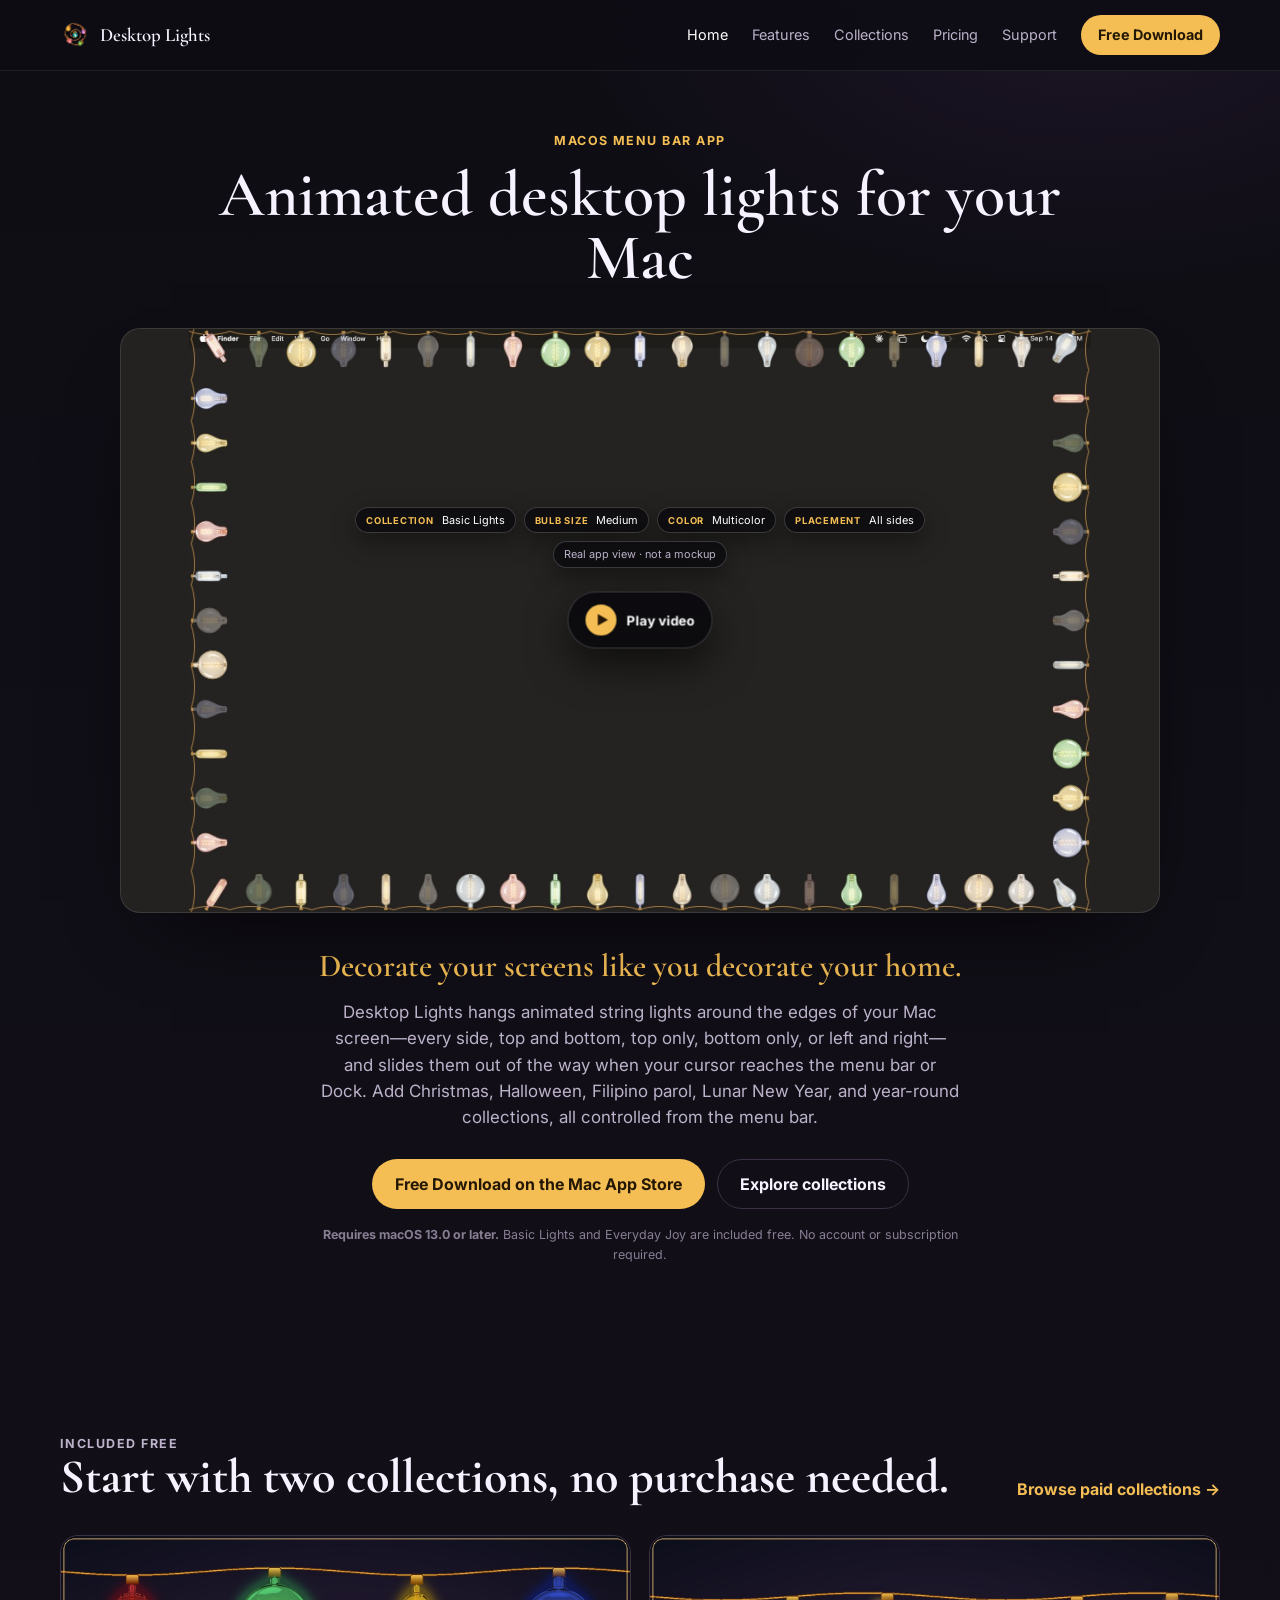
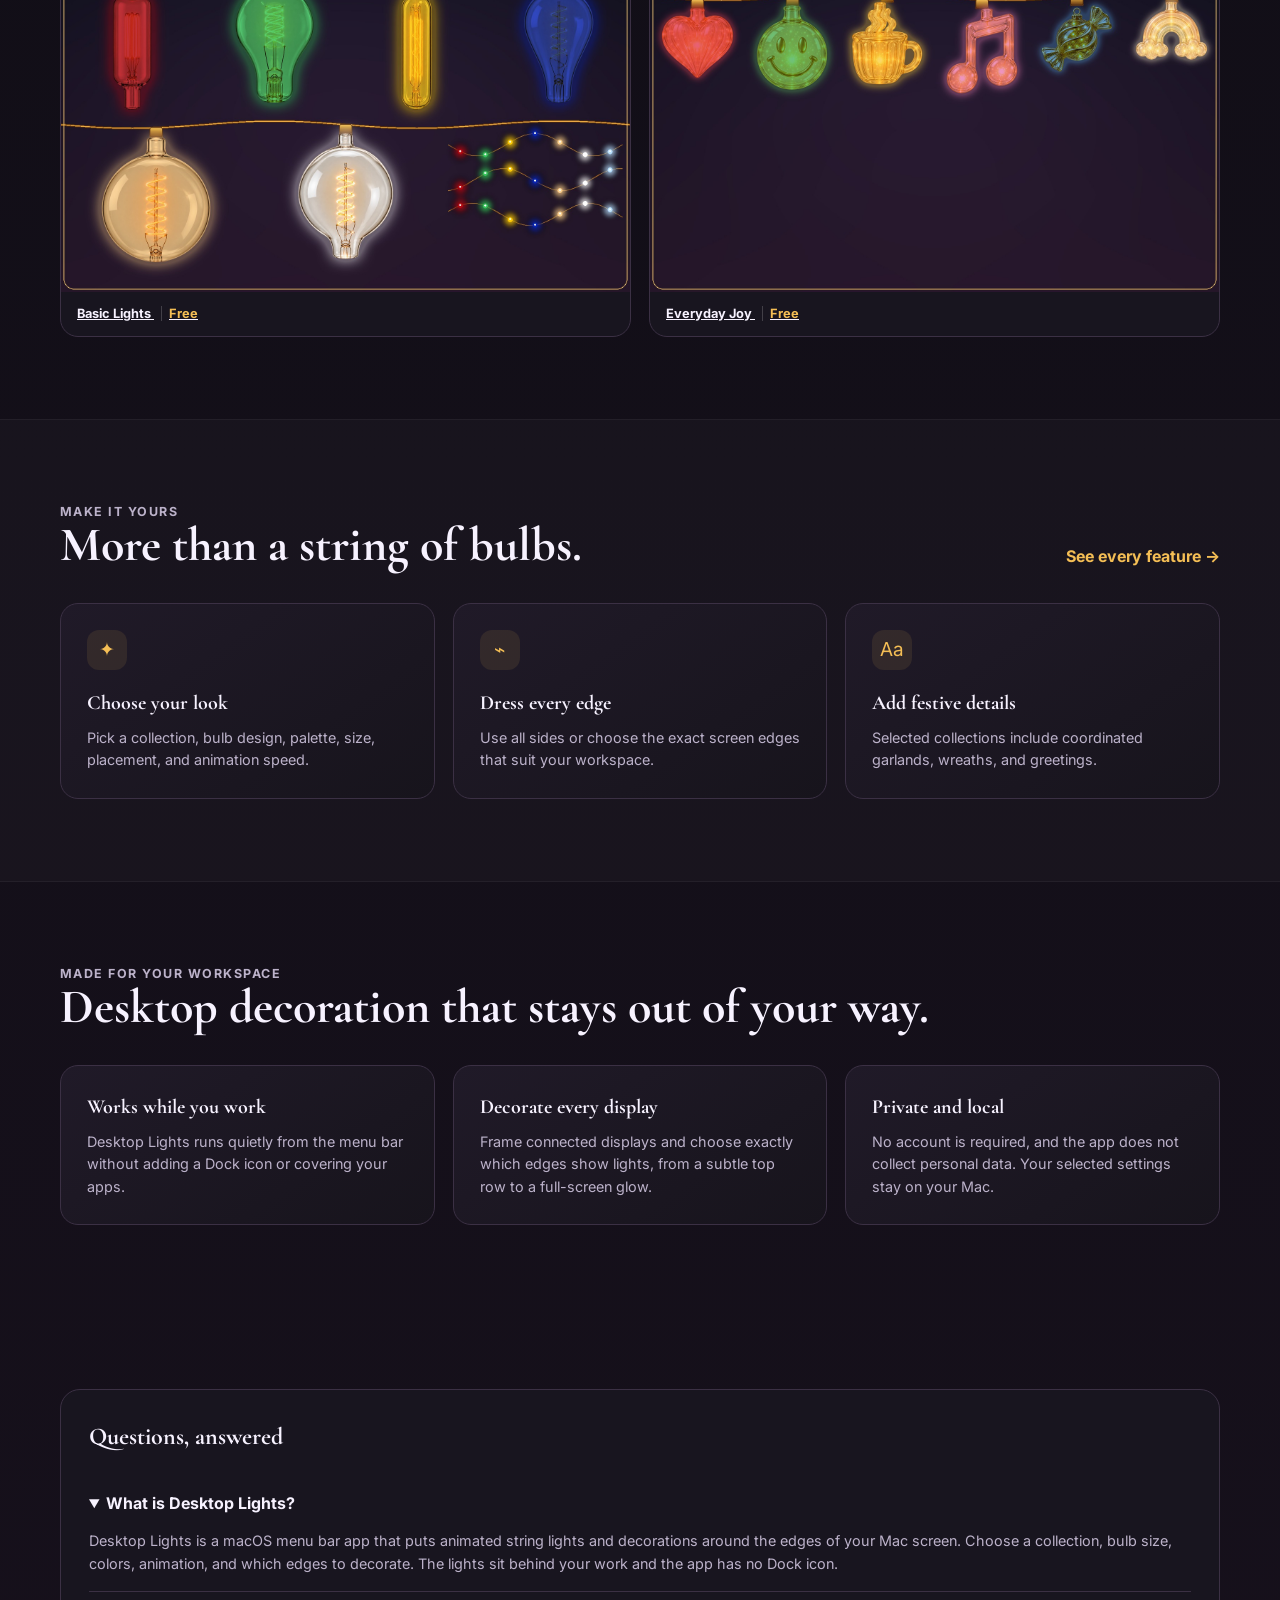
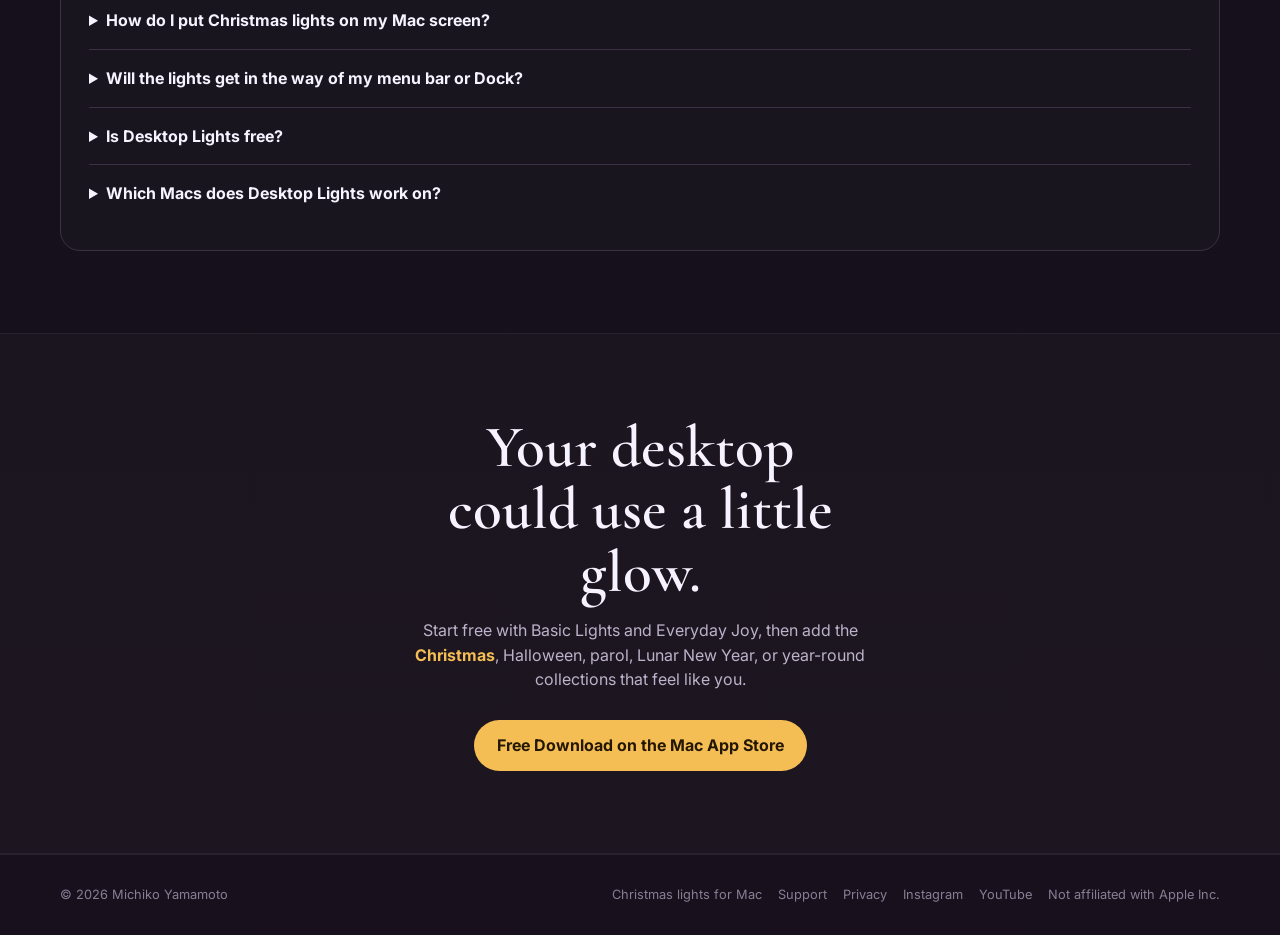
<file: index.html>
<!doctype html><html lang="en"><head><meta charset="utf-8"><meta name="viewport" content="width=device-width,initial-scale=1"><meta name="apple-itunes-app" content="app-id=6809770698"><link rel="icon" type="image/png" sizes="64x64" href="images/favicon.png?v=2"><link rel="apple-touch-icon" sizes="512x512" href="images/apple-touch-icon.png?v=2"><title>Desktop Lights — Christmas &amp; String Lights for Your Mac Desktop</title><meta name="description" content="Put animated Christmas lights, string lights, Halloween decorations, and Filipino parols around the edges of your Mac screen. Free on the Mac App Store. Requires macOS 13 or later."><link rel="canonical" href="https://desktoplights.app/"><meta property="og:type" content="website"><meta property="og:site_name" content="Desktop Lights"><meta property="og:title" content="Desktop Lights — Christmas &amp; String Lights for Your Mac Desktop"><meta property="og:description" content="Animated Christmas lights, string lights, and seasonal decorations around the edges of your Mac screen. Free on the Mac App Store."><meta property="og:url" content="https://desktoplights.app/"><meta property="og:image" content="https://desktoplights.app/images/marketing/hero-poster.jpg"><meta property="og:image:alt" content="Desktop Lights decorating the edges of a Mac display"><meta name="twitter:card" content="summary_large_image"><meta name="twitter:title" content="Desktop Lights for Mac"><meta name="twitter:description" content="Animated Christmas lights, string lights, and seasonal decorations around the edges of your Mac screen."><meta name="twitter:image" content="https://desktoplights.app/images/marketing/hero-poster.jpg"><link rel="preconnect" href="https://fonts.googleapis.com"><link rel="preconnect" href="https://fonts.gstatic.com" crossorigin><link href="https://fonts.googleapis.com/css2?family=Cormorant+Garamond:wght@500;600;700&family=Inter:wght@400;600;700&display=swap" rel="stylesheet"><link rel="stylesheet" href="css/site.css"><script type="application/ld+json">{"@context":"https://schema.org","@graph":[{"@type":"WebSite","@id":"https://desktoplights.app/#website","url":"https://desktoplights.app/","name":"Desktop Lights","description":"Animated desktop decorations for Mac"},{"@type":"SoftwareApplication","@id":"https://desktoplights.app/#app","name":"Desktop Lights","url":"https://desktoplights.app/","downloadUrl":"https://apps.apple.com/app/6809770698","applicationCategory":"UtilitiesApplication","applicationSubCategory":"Desktop customization","operatingSystem":"macOS 13.0 or later","description":"A macOS menu bar app that puts animated string lights, Christmas and Halloween decorations, Filipino parols, Lunar New Year lanterns, garlands, and greetings around the edges of your Mac screen.","image":"https://desktoplights.app/images/apple-touch-icon.png","author":{"@type":"Person","name":"Michiko Yamamoto","sameAs":["https://www.youtube.com/@michikosyamamoto"]},"offers":{"@type":"Offer","price":"0","priceCurrency":"USD","availability":"https://schema.org/InStock"},"featureList":["Animated string lights around the edges of the Mac screen","Five placement options: all sides, top and bottom, top only, bottom only, left and right","Lights slide away when the cursor approaches the menu bar or Dock","Christmas, Halloween, Filipino parol, and Lunar New Year collections","Garlands and greetings","Multiple display support","Custom colors, bulb sizes, animation patterns, and speed","Free with two included collections; no account or subscription"],"screenshot":"https://desktoplights.app/images/marketing/hero-poster.jpg","sameAs":["https://apps.apple.com/app/id6809770698","https://www.instagram.com/desktoplights.app/","https://www.youtube.com/watch?v=SuBbDDecrwI"]},{"@type":"FAQPage","mainEntity":[{"@type":"Question","name":"What is Desktop Lights?","acceptedAnswer":{"@type":"Answer","text":"Desktop Lights is a macOS menu bar app that puts animated string lights and decorations around the edges of your Mac screen. Choose a collection, bulb size, colors, animation, and which edges to decorate. The lights sit behind your work and the app has no Dock icon."}},{"@type":"Question","name":"How do I put Christmas lights on my Mac screen?","acceptedAnswer":{"@type":"Answer","text":"Download Desktop Lights free from the Mac App Store and open it from the menu bar. Basic Lights, included free, gives you classic multicolor string lights right away. For Christmas ornaments, garlands, and greetings, add Classic Christmas, Nordic Christmas, or the Filipino parol collections. See Christmas lights for Mac →"}},{"@type":"Question","name":"Will the lights get in the way of my menu bar or Dock?","acceptedAnswer":{"@type":"Answer","text":"No. When you move your cursor toward the menu bar or the Dock, the lights on that edge slide out of view, then settle back once you move away. You can also show lights on only the edges you choose."}},{"@type":"Question","name":"Is Desktop Lights free?","acceptedAnswer":{"@type":"Answer","text":"Yes. The app is free and includes two collections, Basic Lights and Everyday Joy, with all placement and animation controls. Additional collections are one-time in-app purchases of US$2.99–US$5.99 each. There is no subscription and no account. See pricing →"}},{"@type":"Question","name":"Which Macs does Desktop Lights work on?","acceptedAnswer":{"@type":"Answer","text":"Desktop Lights requires macOS 13 Ventura or later. It can decorate connected displays at the same time and has been tested with setups of up to two displays."}}],"@id":"https://desktoplights.app/#faq"},{"@type":"VideoObject","@id":"https://desktoplights.app/#video","name":"Desktop Lights for Mac — animated string lights around your screen","description":"Desktop Lights hangs animated string lights around the edges of your Mac screen — Christmas lights, Halloween decorations, Filipino parols and year-round designs — and runs from the menu bar while you work.","thumbnailUrl":"https://desktoplights.app/images/marketing/hero-poster.jpg","uploadDate":"2026-10-10","contentUrl":"https://desktoplights.app/videos/desktop-lights-reel.mp4","about":{"@id":"https://desktoplights.app/#app"},"duration":"PT20S"}]}</script></head><body>
<header class="header"><nav class="wrap nav"><a class="brand" href="index.html">Desktop Lights</a><div class="nav-links"><a aria-current="page" href="index.html">Home</a><a href="features.html">Features</a><a href="collections.html">Collections</a><a href="pricing.html">Pricing</a><a href="support.html">Support</a><a class="nav-buy" href="https://apps.apple.com/app/6809770698" target="_blank" rel="noopener">Free Download</a></div></nav></header>
<main><section class="hero hero-simple"><div class="wrap"><div class="hero-heading"><p class="kicker">macOS menu bar app</p><h1>Animated desktop lights for your Mac</h1></div><div class="hero-screen hero-screen-wide hero-video-cover video-ready" data-hero-trigger role="button" tabindex="0" aria-disabled="false" aria-label="Play the Desktop Lights for Mac video"><div class="hero-center-info"><div class="hero-video-meta" aria-label="Displayed configuration"><span><strong>Collection</strong> Basic Lights</span><span><strong>Bulb size</strong> Medium</span><span><strong>Color</strong> Multicolor</span><span><strong>Placement</strong> All sides</span></div><span class="hero-real-view">Real app view · not a mockup</span></div><span class="hero-play" data-video-play aria-hidden="true"><b>▶</b><em>Play video</em></span></div><div class="hero-details"><p class="tagline">Decorate your screens like you decorate your home.</p><p class="lede">Desktop Lights hangs animated string lights around the edges of your Mac screen—every side, top and bottom, top only, bottom only, or left and right—and slides them out of the way when your cursor reaches the menu bar or Dock. Add Christmas, Halloween, Filipino parol, Lunar New Year, and year-round collections, all controlled from the menu bar.</p><div class="actions"><a class="button primary" href="https://apps.apple.com/app/6809770698" target="_blank" rel="noopener">Free Download on the Mac App Store</a><a class="button" href="collections.html">Explore collections</a></div><p class="micro"><strong>Requires macOS 13.0 or later.</strong> Basic Lights and Everyday Joy are included free. No account or subscription required.</p></div></div></section>
<section class="section"><div class="wrap"><div class="section-head"><div><p class="kicker">Included free</p><h2>Start with two collections, no purchase needed.</h2></div><a class="text-link" href="collections.html">Browse paid collections →</a></div><div class="showcase-row two"><a class="showcase" href="pricing.html"><span class="showcase-media"><img src="images/showcases/basic-lights.jpg" alt="Basic Lights collection"></span><span class="showcase-label">Basic Lights <em>Free</em></span></a><a class="showcase" href="pricing.html"><span class="showcase-media"><img src="images/showcases/everyday-joy.jpg" alt="Everyday Joy collection"></span><span class="showcase-label">Everyday Joy <em>Free</em></span></a></div></div></section>
<section class="section alt"><div class="wrap"><div class="section-head"><div><p class="kicker">Make it yours</p><h2>More than a string of bulbs.</h2></div><a class="text-link" href="features.html">See every feature →</a></div><div class="feature-grid"><article class="feature"><div class="feature-icon">✦</div><h3>Choose your look</h3><p>Pick a collection, bulb design, palette, size, placement, and animation speed.</p></article><article class="feature"><div class="feature-icon">⌁</div><h3>Dress every edge</h3><p>Use all sides or choose the exact screen edges that suit your workspace.</p></article><article class="feature"><div class="feature-icon">Aa</div><h3>Add festive details</h3><p>Selected collections include coordinated garlands, wreaths, and greetings.</p></article></div></div></section>
<section class="section"><div class="wrap"><div class="section-head"><div><p class="kicker">Made for your workspace</p><h2>Desktop decoration that stays out of your way.</h2></div></div><div class="feature-grid"><article class="feature"><h3>Works while you work</h3><p>Desktop Lights runs quietly from the menu bar without adding a Dock icon or covering your apps.</p></article><article class="feature"><h3>Decorate every display</h3><p>Frame connected displays and choose exactly which edges show lights, from a subtle top row to a full-screen glow.</p></article><article class="feature"><h3>Private and local</h3><p>No account is required, and the app does not collect personal data. Your selected settings stay on your Mac.</p></article></div></div></section><section class="section" id="faq"><div class="wrap"><div class="faq"><h2>Questions, answered</h2><details open><summary>What is Desktop Lights?</summary><p>Desktop Lights is a macOS menu bar app that puts animated string lights and decorations around the edges of your Mac screen. Choose a collection, bulb size, colors, animation, and which edges to decorate. The lights sit behind your work and the app has no Dock icon.</p></details><details><summary>How do I put Christmas lights on my Mac screen?</summary><p>Download Desktop Lights free from the Mac App Store and open it from the menu bar. Basic Lights, included free, gives you classic multicolor string lights right away. For Christmas ornaments, garlands, and greetings, add Classic Christmas, Nordic Christmas, or the Filipino parol collections. <a class="text-link" href="christmas-lights-for-mac.html">See Christmas lights for Mac →</a></p></details><details><summary>Will the lights get in the way of my menu bar or Dock?</summary><p>No. When you move your cursor toward the menu bar or the Dock, the lights on that edge slide out of view, then settle back once you move away. You can also show lights on only the edges you choose.</p></details><details><summary>Is Desktop Lights free?</summary><p>Yes. The app is free and includes two collections, Basic Lights and Everyday Joy, with all placement and animation controls. Additional collections are one-time in-app purchases of US$2.99–US$5.99 each. There is no subscription and no account. <a class="text-link" href="pricing.html">See pricing →</a></p></details><details><summary>Which Macs does Desktop Lights work on?</summary><p>Desktop Lights requires macOS 13 Ventura or later. It can decorate connected displays at the same time and has been tested with setups of up to two displays.</p></details></div></div></section><section class="section alt closing"><div class="wrap"><h2>Your desktop could use a little glow.</h2><p>Start free with Basic Lights and Everyday Joy, then add the <a class="text-link" href="christmas-lights-for-mac.html">Christmas</a>, Halloween, parol, Lunar New Year, or year-round collections that feel like you.</p><div class="actions"><a class="button primary" href="https://apps.apple.com/app/6809770698" target="_blank" rel="noopener">Free Download on the Mac App Store</a></div></div></section></main>
<div class="lightbox" data-lightbox hidden><div class="lightbox-backdrop" data-lightbox-close></div><div class="lightbox-inner"><button type="button" class="lightbox-close" data-lightbox-close aria-label="Close video">✕</button><video class="lightbox-video" controls loop playsinline preload="none" poster="images/marketing/hero-poster.jpg"><source src="videos/desktop-lights-reel.mp4" type="video/mp4"></video></div></div>
<footer class="footer"><div class="wrap footer-inner"><span>© 2026 Michiko Yamamoto</span><div class="footer-links"><a href="christmas-lights-for-mac.html">Christmas lights for Mac</a><a href="support.html">Support</a><a href="privacy.html">Privacy</a><a href="https://www.instagram.com/desktoplights.app/" target="_blank" rel="me noopener">Instagram</a><a href="https://www.youtube.com/watch?v=SuBbDDecrwI" target="_blank" rel="noopener">YouTube</a><span>Not affiliated with Apple Inc.</span></div></div></footer><script src="js/site.js"></script></body></html>
</file>
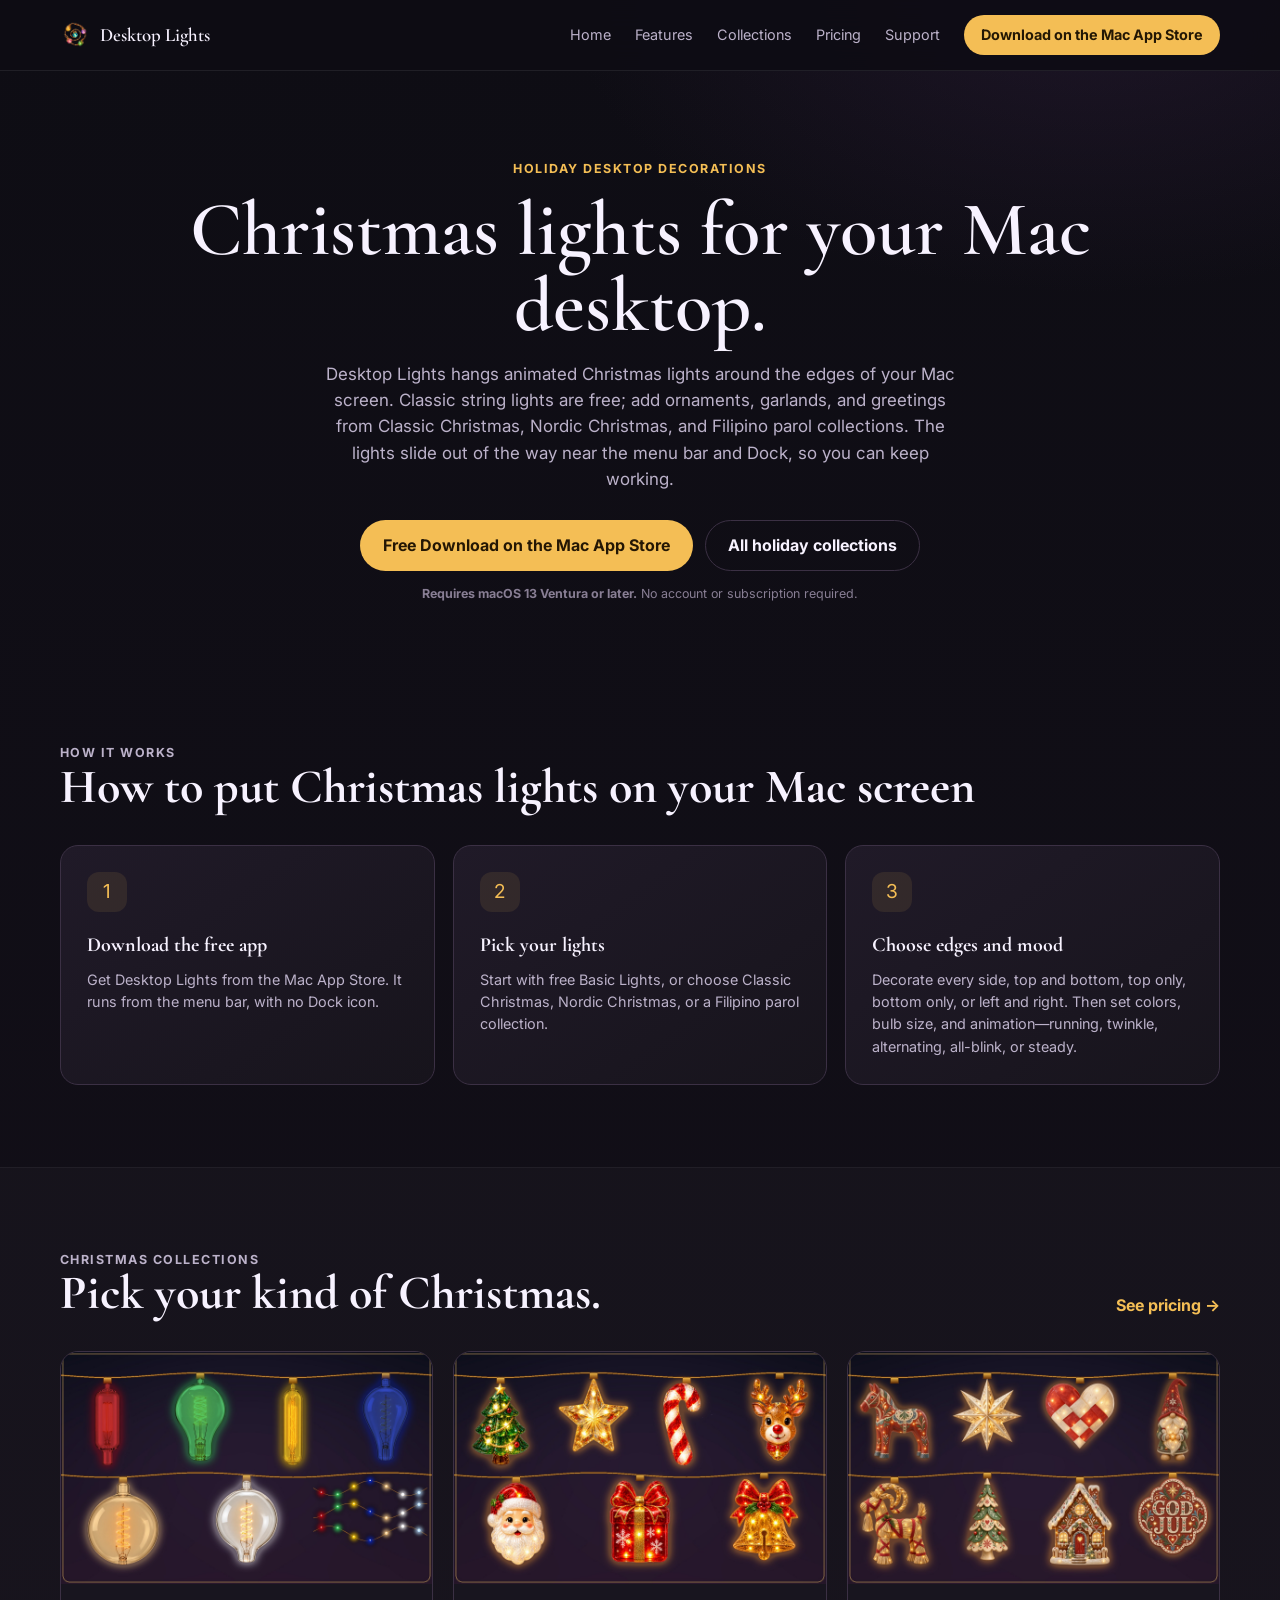
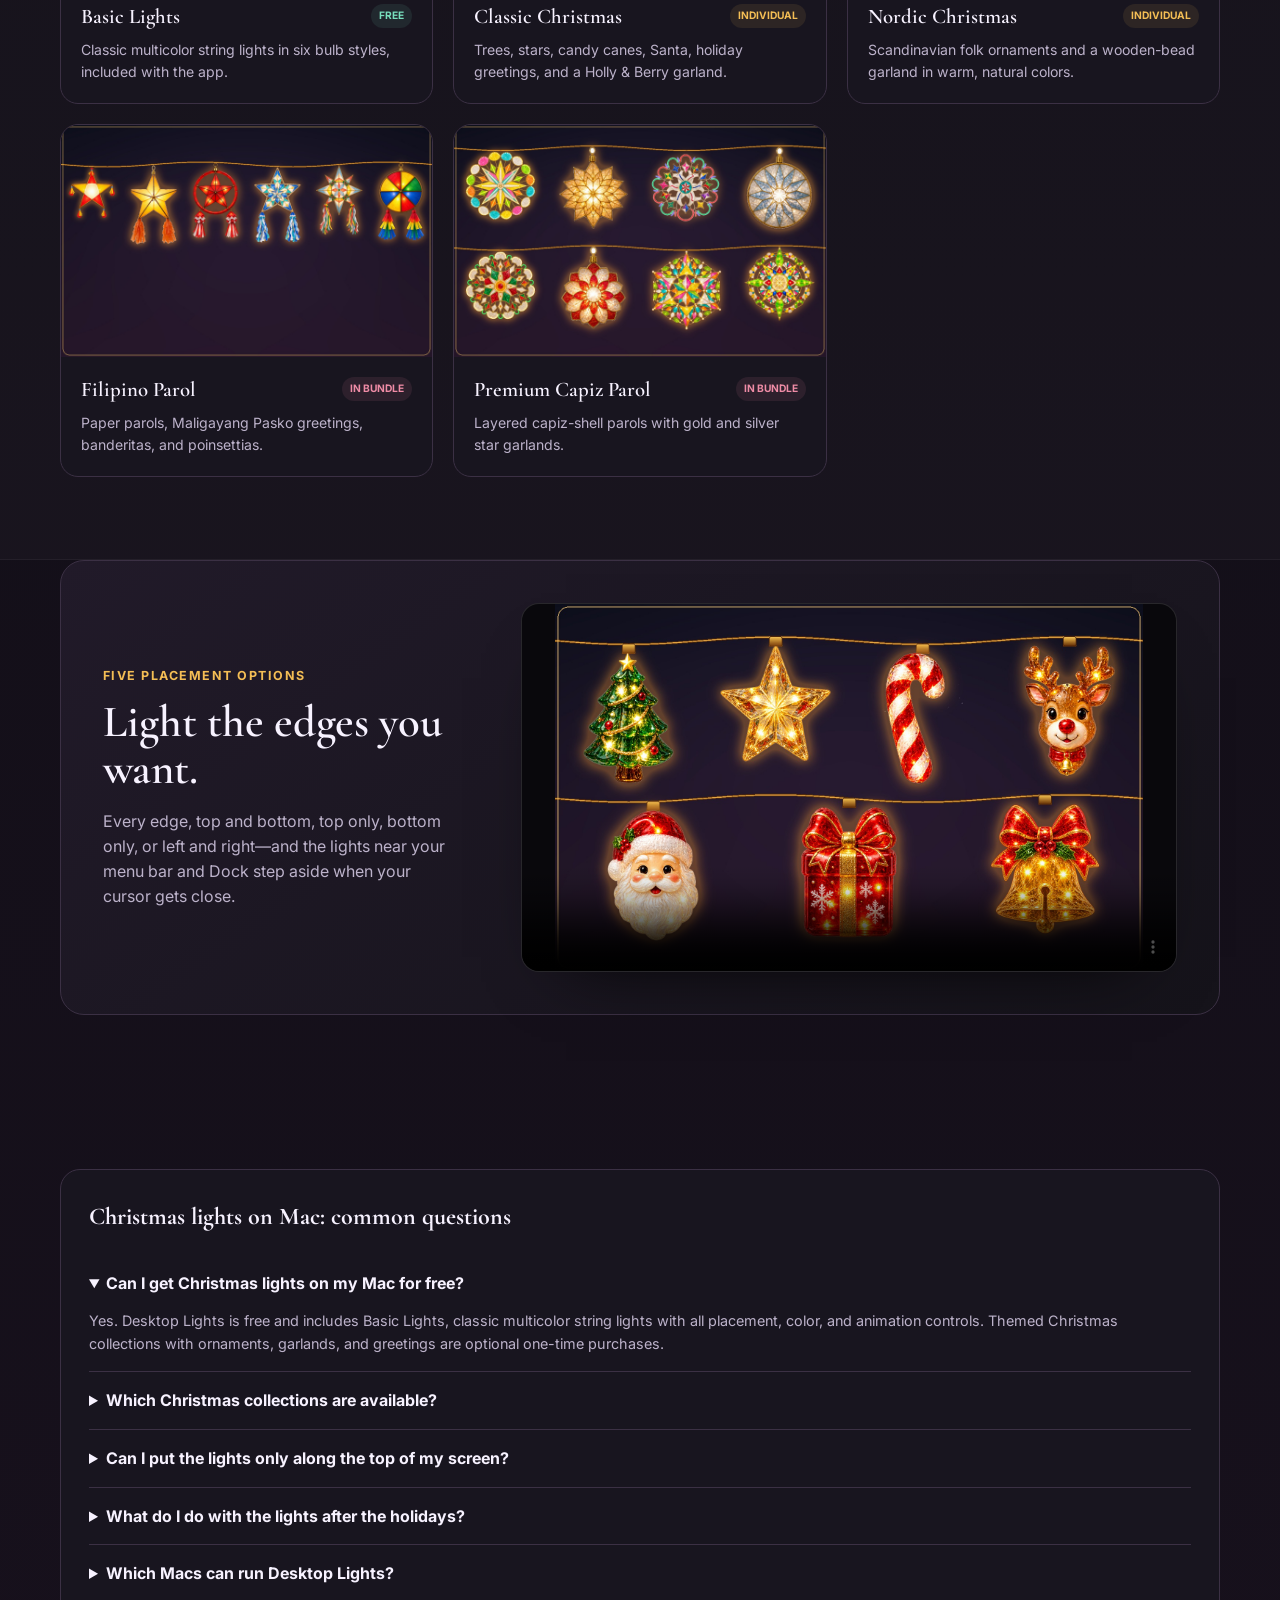
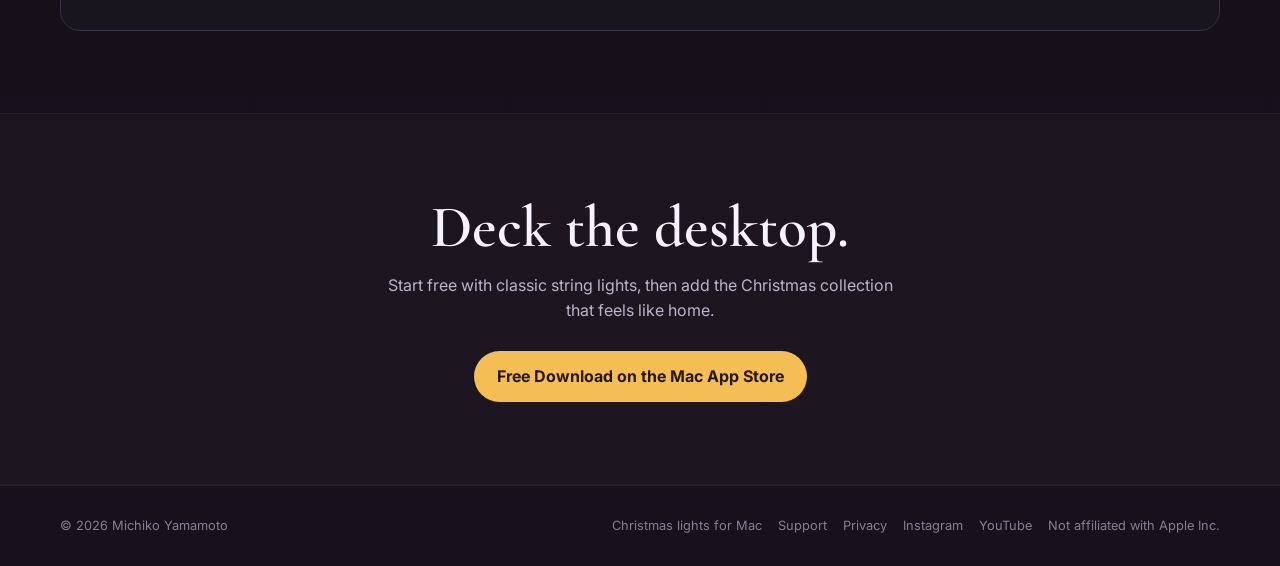
<file: christmas-lights-for-mac.html>
<!doctype html><html lang="en"><head><meta charset="utf-8"><meta name="viewport" content="width=device-width,initial-scale=1"><meta name="apple-itunes-app" content="app-id=6809770698"><link rel="icon" type="image/png" sizes="64x64" href="images/favicon.png?v=2"><link rel="apple-touch-icon" sizes="512x512" href="images/apple-touch-icon.png?v=2"><title>Christmas Lights for Your Mac Desktop — Desktop Lights</title><meta name="description" content="Put animated Christmas lights around the edges of your Mac screen. Classic string lights are free; add Classic Christmas, Nordic Christmas, and Filipino parol collections. macOS 13 or later."><link rel="canonical" href="https://desktoplights.app/christmas-lights-for-mac.html"><meta property="og:type" content="website"><meta property="og:site_name" content="Desktop Lights"><meta property="og:title" content="Christmas Lights for Your Mac Desktop — Desktop Lights"><meta property="og:description" content="Animated Christmas lights, ornaments, garlands, and parols around the edges of your Mac screen. Start free."><meta property="og:url" content="https://desktoplights.app/christmas-lights-for-mac.html"><meta property="og:image" content="https://desktoplights.app/images/showcases/classic-christmas.jpg"><meta property="og:image:alt" content="Classic Christmas lights and ornaments around a Mac display"><meta name="twitter:card" content="summary_large_image"><meta name="twitter:title" content="Christmas Lights for Your Mac Desktop"><meta name="twitter:image" content="https://desktoplights.app/images/showcases/classic-christmas.jpg"><link rel="preconnect" href="https://fonts.googleapis.com"><link rel="preconnect" href="https://fonts.gstatic.com" crossorigin><link href="https://fonts.googleapis.com/css2?family=Cormorant+Garamond:wght@500;600;700&family=Inter:wght@400;600;700&display=swap" rel="stylesheet"><link rel="stylesheet" href="css/site.css"><script type="application/ld+json">{"@context":"https://schema.org","@graph":[{"@type":"WebPage","@id":"https://desktoplights.app/christmas-lights-for-mac.html#webpage","url":"https://desktoplights.app/christmas-lights-for-mac.html","name":"Christmas Lights for Your Mac Desktop — Desktop Lights","description":"Put animated Christmas lights around the edges of your Mac screen. Classic string lights are free; add Classic Christmas, Nordic Christmas, and Filipino parol collections. macOS 13 or later.","isPartOf":{"@id":"https://desktoplights.app/#website"},"about":{"@id":"https://desktoplights.app/#app"},"primaryImageOfPage":"https://desktoplights.app/images/showcases/classic-christmas.jpg"},{"@type":"BreadcrumbList","itemListElement":[{"@type":"ListItem","position":1,"name":"Desktop Lights","item":"https://desktoplights.app/"},{"@type":"ListItem","position":2,"name":"Christmas lights for Mac","item":"https://desktoplights.app/christmas-lights-for-mac.html"}]},{"@type":"FAQPage","@id":"https://desktoplights.app/christmas-lights-for-mac.html#faq","mainEntity":[{"@type":"Question","name":"Can I get Christmas lights on my Mac for free?","acceptedAnswer":{"@type":"Answer","text":"Yes. Desktop Lights is free and includes Basic Lights, classic multicolor string lights with all placement, color, and animation controls. Themed Christmas collections with ornaments, garlands, and greetings are optional one-time purchases."}},{"@type":"Question","name":"Which Christmas collections are available?","acceptedAnswer":{"@type":"Answer","text":"Classic Christmas (trees, stars, candy canes, Santa, greetings, and garlands), Nordic Christmas (Scandinavian folk ornaments and a wooden-bead garland), Filipino Parol (paper parols, Maligayang Pasko greetings, banderitas, and poinsettias), and Premium Capiz Parol (layered capiz-shell parols with star garlands). The two parol collections are sold together, only as the Filipino Christmas Bundle."}},{"@type":"Question","name":"Can I put the lights only along the top of my screen?","acceptedAnswer":{"@type":"Answer","text":"Yes. Choose every edge, top and bottom, top only, bottom only, or left and right. The lights on the menu bar and Dock edges slide out of view when your cursor approaches, so they never block what you need."}},{"@type":"Question","name":"What do I do with the lights after the holidays?","acceptedAnswer":{"@type":"Answer","text":"Switch to a year-round collection such as Basic Lights, Fairy Garden, or Celestial Dreams, or choose Turn Lights Off from the Desktop Lights menu bar icon. Purchased Christmas collections stay in the app for next year."}},{"@type":"Question","name":"Which Macs can run Desktop Lights?","acceptedAnswer":{"@type":"Answer","text":"Desktop Lights requires macOS 13 Ventura or later and can decorate connected displays at the same time, tested with setups of up to two displays."}}]}]}</script></head><body>
<header class="header"><nav class="wrap nav"><a class="brand" href="index.html">Desktop Lights</a><div class="nav-links"><a href="index.html">Home</a><a href="features.html">Features</a><a href="collections.html">Collections</a><a href="pricing.html">Pricing</a><a href="support.html">Support</a><a class="nav-buy" href="https://apps.apple.com/app/6809770698" target="_blank" rel="noopener">Download on the Mac App Store</a></div></nav></header>
<main><section class="page-hero"><div class="wrap"><p class="kicker">Holiday desktop decorations</p><h1>Christmas lights for your Mac desktop.</h1><p class="lede">Desktop Lights hangs animated Christmas lights around the edges of your Mac screen. Classic string lights are free; add ornaments, garlands, and greetings from Classic Christmas, Nordic Christmas, and Filipino parol collections. The lights slide out of the way near the menu bar and Dock, so you can keep working.</p><div class="actions"><a class="button primary" href="https://apps.apple.com/app/6809770698" target="_blank" rel="noopener">Free Download on the Mac App Store</a><a class="button" href="collections.html#holiday">All holiday collections</a></div><p class="micro"><strong>Requires macOS 13 Ventura or later.</strong> No account or subscription required.</p></div></section>
<section class="section"><div class="wrap"><div class="section-head"><div><p class="kicker">How it works</p><h2>How to put Christmas lights on your Mac screen</h2></div></div><div class="feature-grid"><article class="feature"><div class="feature-icon">1</div><h3>Download the free app</h3><p>Get Desktop Lights from the Mac App Store. It runs from the menu bar, with no Dock icon.</p></article><article class="feature"><div class="feature-icon">2</div><h3>Pick your lights</h3><p>Start with free Basic Lights, or choose Classic Christmas, Nordic Christmas, or a Filipino parol collection.</p></article><article class="feature"><div class="feature-icon">3</div><h3>Choose edges and mood</h3><p>Decorate every side, top and bottom, top only, bottom only, or left and right. Then set colors, bulb size, and animation—running, twinkle, alternating, all-blink, or steady.</p></article></div></div></section>
<section class="section alt"><div class="wrap"><div class="section-head"><div><p class="kicker">Christmas collections</p><h2>Pick your kind of Christmas.</h2></div><a class="text-link" href="pricing.html">See pricing →</a></div><div class="collection-grid"><article class="collection-card"><img src="images/showcases/basic-lights.jpg" alt="Classic multicolor string lights around a Mac desktop" loading="lazy"><div class="card-copy"><div class="card-top"><h3>Basic Lights</h3><span class="pill free">Free</span></div><p>Classic multicolor string lights in six bulb styles, included with the app.</p></div></article><article class="collection-card"><img src="images/showcases/classic-christmas.jpg" alt="Classic Christmas lights and ornaments around a Mac display" loading="lazy"><div class="card-copy"><div class="card-top"><h3>Classic Christmas</h3><span class="pill ">Individual</span></div><p>Trees, stars, candy canes, Santa, holiday greetings, and a Holly &amp; Berry garland.</p></div></article><article class="collection-card"><img src="images/showcases/nordic-christmas.jpg" alt="Nordic Christmas folk ornaments decorating a Mac desktop" loading="lazy"><div class="card-copy"><div class="card-top"><h3>Nordic Christmas</h3><span class="pill ">Individual</span></div><p>Scandinavian folk ornaments and a wooden-bead garland in warm, natural colors.</p></div></article><article class="collection-card"><img src="images/showcases/filipino-parol.jpg" alt="Colorful Filipino parol lights and poinsettia garland on a Mac display" loading="lazy"><div class="card-copy"><div class="card-top"><h3>Filipino Parol</h3><span class="pill bundle">In bundle</span></div><p>Paper parols, Maligayang Pasko greetings, banderitas, and poinsettias.</p></div></article><article class="collection-card"><img src="images/showcases/premium-capiz-parols.jpg" alt="Premium capiz parol lights with gold and silver star garlands on a Mac" loading="lazy"><div class="card-copy"><div class="card-top"><h3>Premium Capiz Parol</h3><span class="pill bundle">In bundle</span></div><p>Layered capiz-shell parols with gold and silver star garlands.</p></div></article></div></div></section>
<section class="video-section"><div class="wrap video-feature"><div class="video-copy"><p class="kicker">Five placement options</p><h2>Light the edges you want.</h2><p>Every edge, top and bottom, top only, bottom only, or left and right—and the lights near your menu bar and Dock step aside when your cursor gets close.</p></div><video class="marketing-video" controls playsinline preload="metadata" poster="images/showcases/classic-christmas.jpg" aria-label="Desktop Lights placement options demonstration"><source src="videos/desktop-lights-placement-16x9.mp4" type="video/mp4"></video></div></section>
<section class="section" id="faq"><div class="wrap"><div class="faq"><h2>Christmas lights on Mac: common questions</h2><details open><summary>Can I get Christmas lights on my Mac for free?</summary><p>Yes. Desktop Lights is free and includes Basic Lights, classic multicolor string lights with all placement, color, and animation controls. Themed Christmas collections with ornaments, garlands, and greetings are optional one-time purchases.</p></details><details><summary>Which Christmas collections are available?</summary><p>Classic Christmas (trees, stars, candy canes, Santa, greetings, and garlands), Nordic Christmas (Scandinavian folk ornaments and a wooden-bead garland), Filipino Parol (paper parols, Maligayang Pasko greetings, banderitas, and poinsettias), and Premium Capiz Parol (layered capiz-shell parols with star garlands). The two parol collections are sold together, only as the Filipino Christmas Bundle.</p></details><details><summary>Can I put the lights only along the top of my screen?</summary><p>Yes. Choose every edge, top and bottom, top only, bottom only, or left and right. The lights on the menu bar and Dock edges slide out of view when your cursor approaches, so they never block what you need.</p></details><details><summary>What do I do with the lights after the holidays?</summary><p>Switch to a year-round collection such as Basic Lights, Fairy Garden, or Celestial Dreams, or choose Turn Lights Off from the Desktop Lights menu bar icon. Purchased Christmas collections stay in the app for next year.</p></details><details><summary>Which Macs can run Desktop Lights?</summary><p>Desktop Lights requires macOS 13 Ventura or later and can decorate connected displays at the same time, tested with setups of up to two displays.</p></details></div></div></section>
<section class="section alt closing"><div class="wrap"><h2>Deck the desktop.</h2><p>Start free with classic string lights, then add the Christmas collection that feels like home.</p><div class="actions"><a class="button primary" href="https://apps.apple.com/app/6809770698" target="_blank" rel="noopener">Free Download on the Mac App Store</a></div></div></section></main>
<footer class="footer"><div class="wrap footer-inner"><span>© 2026 Michiko Yamamoto</span><div class="footer-links"><a href="christmas-lights-for-mac.html">Christmas lights for Mac</a><a href="support.html">Support</a><a href="privacy.html">Privacy</a><a href="https://www.instagram.com/desktoplights.app/" target="_blank" rel="me noopener">Instagram</a><a href="https://www.youtube.com/watch?v=SuBbDDecrwI" target="_blank" rel="noopener">YouTube</a><span>Not affiliated with Apple Inc.</span></div></div></footer></body></html>
</file>
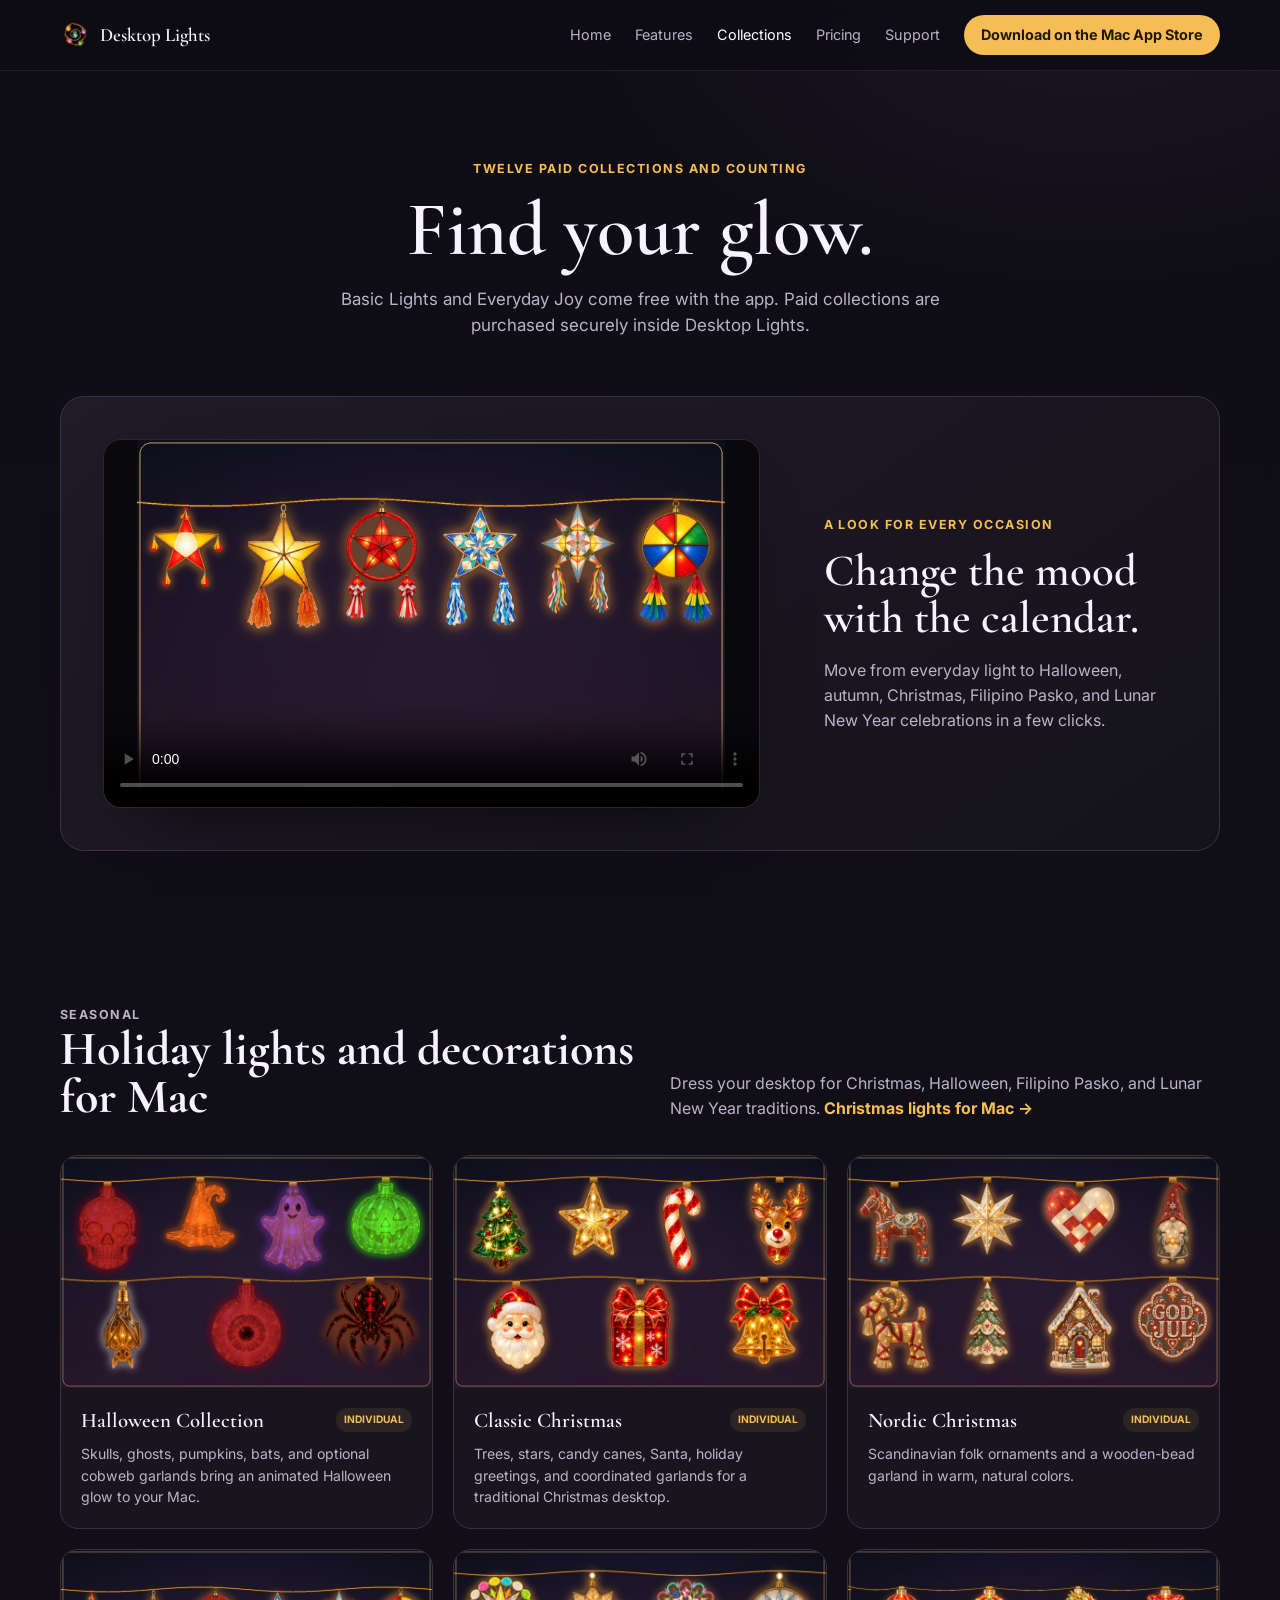
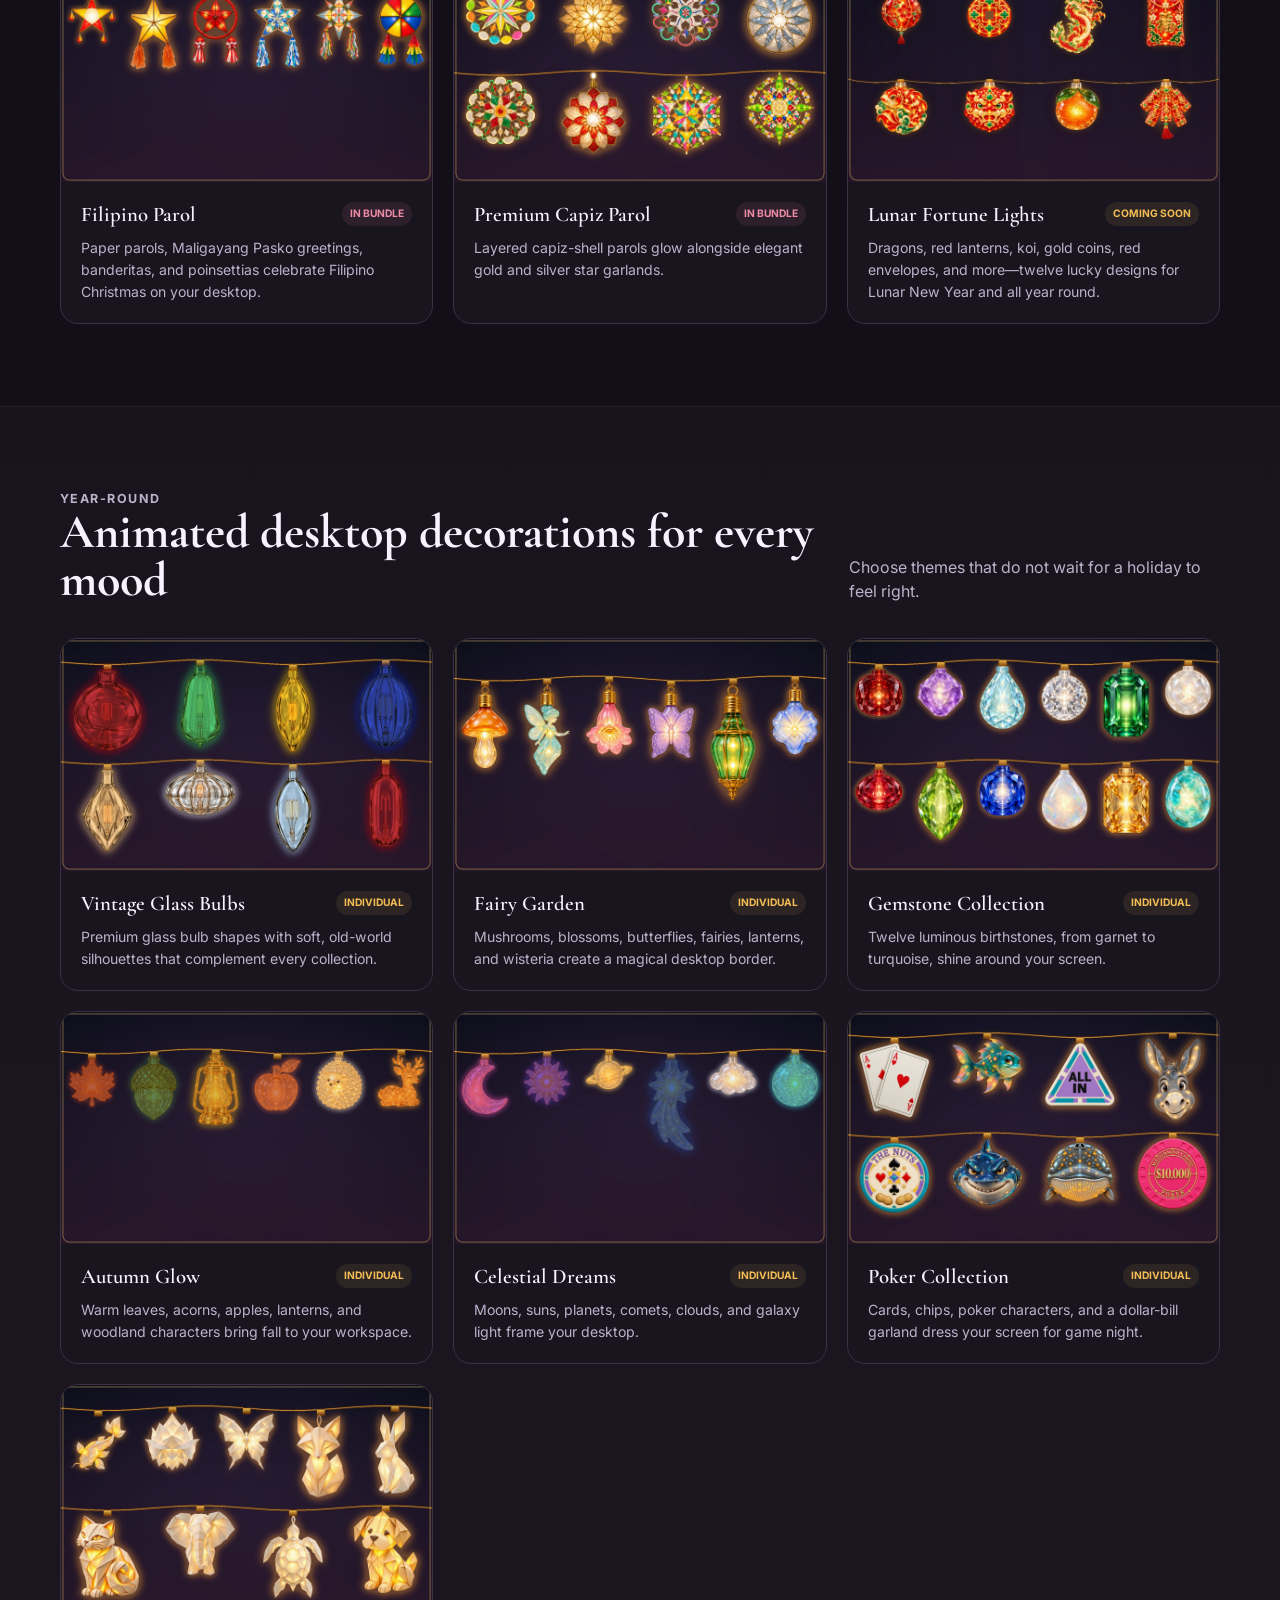
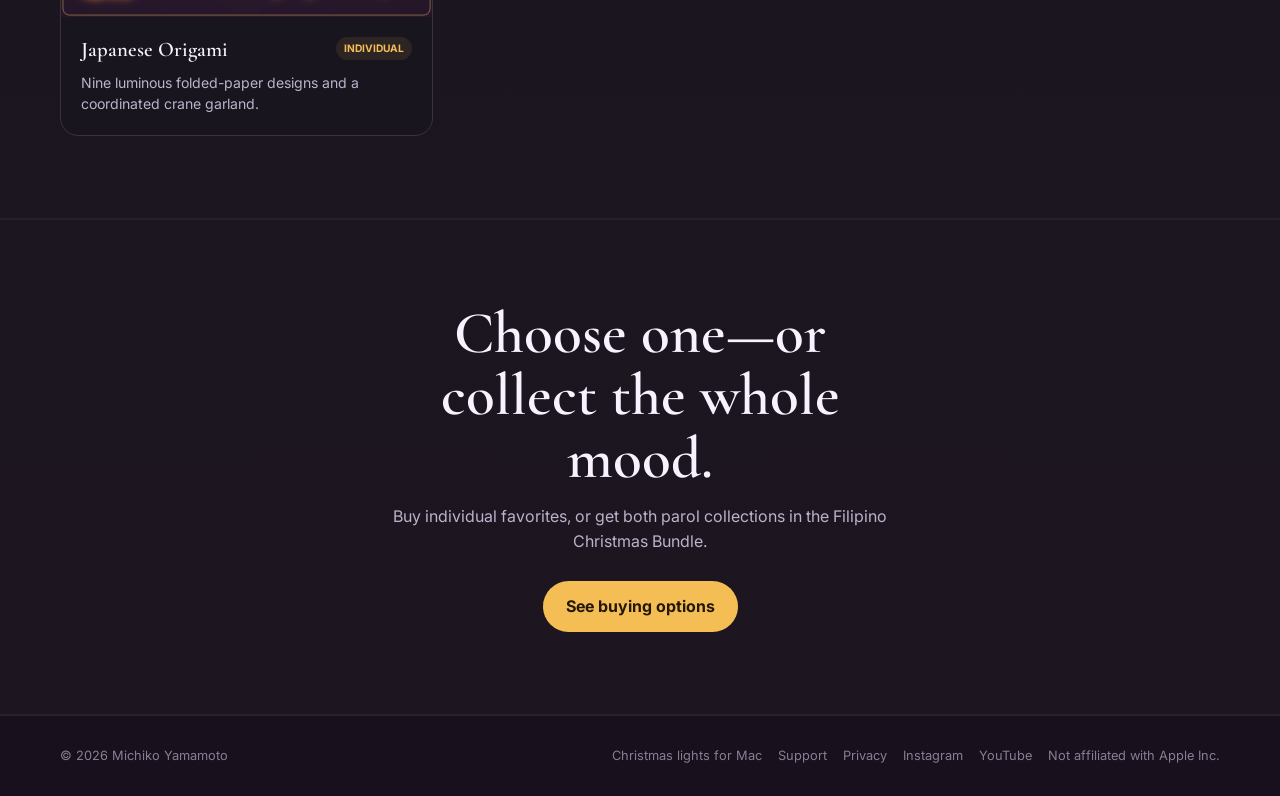
<file: collections.html>
<!doctype html><html lang="en"><head><meta charset="utf-8"><meta name="viewport" content="width=device-width,initial-scale=1"><meta name="apple-itunes-app" content="app-id=6809770698"><link rel="icon" type="image/png" sizes="64x64" href="images/favicon.png?v=2"><link rel="apple-touch-icon" sizes="512x512" href="images/apple-touch-icon.png?v=2"><title>Christmas, Halloween &amp; Parol Lights for Mac</title><meta name="description" content="Browse animated Christmas lights, Halloween decorations, Filipino parols, Lunar New Year lanterns, fairy lights, gemstones, origami, and more for your Mac desktop."><link rel="canonical" href="https://desktoplights.app/collections.html"><meta property="og:type" content="website"><meta property="og:site_name" content="Desktop Lights"><meta property="og:title" content="Christmas, Halloween &amp; Parol Lights for Mac"><meta property="og:description" content="Explore handcrafted seasonal and year-round animated decorations for your Mac desktop."><meta property="og:url" content="https://desktoplights.app/collections.html"><meta property="og:image" content="https://desktoplights.app/images/showcases/filipino-parol.jpg"><meta name="twitter:card" content="summary_large_image"><link rel="preconnect" href="https://fonts.googleapis.com"><link rel="preconnect" href="https://fonts.gstatic.com" crossorigin><link href="https://fonts.googleapis.com/css2?family=Cormorant+Garamond:wght@500;600;700&family=Inter:wght@400;600;700&display=swap" rel="stylesheet"><link rel="stylesheet" href="css/site.css"></head><body>
<header class="header"><nav class="wrap nav"><a class="brand" href="index.html">Desktop Lights</a><div class="nav-links"><a href="index.html">Home</a><a href="features.html">Features</a><a aria-current="page" href="collections.html">Collections</a><a href="pricing.html">Pricing</a><a href="support.html">Support</a><a class="nav-buy" href="https://apps.apple.com/app/6809770698" target="_blank" rel="noopener">Download on the Mac App Store</a></div></nav></header>
<main><section class="page-hero"><div class="wrap"><p class="kicker">Twelve paid collections and counting</p><h1>Find your glow.</h1><p class="lede">Basic Lights and Everyday Joy come free with the app. Paid collections are purchased securely inside Desktop Lights.</p></div></section><section class="video-section"><div class="wrap video-feature reverse"><div class="video-copy"><p class="kicker">A look for every occasion</p><h2>Change the mood with the calendar.</h2><p>Move from everyday light to Halloween, autumn, Christmas, Filipino Pasko, and Lunar New Year celebrations in a few clicks.</p></div><video class="marketing-video" controls playsinline preload="metadata" poster="images/showcases/filipino-parol.jpg" aria-label="Desktop Lights seasonal occasions demonstration"><source src="videos/desktop-lights-occasions-16x9.mp4" type="video/mp4"></video></div></section>
<section class="section" id="holiday"><div class="wrap"><div class="section-head"><div><p class="kicker">Seasonal</p><h2>Holiday lights and decorations for Mac</h2></div><p>Dress your desktop for Christmas, Halloween, Filipino Pasko, and Lunar New Year traditions. <a class="text-link" href="christmas-lights-for-mac.html">Christmas lights for Mac →</a></p></div><div class="collection-grid" data-collections="holiday"><article class="collection-card"><img src="images/showcases/haunted-glow.jpg" alt="Halloween skulls, ghosts, pumpkins, and bats decorating a Mac desktop" loading="lazy"><div class="card-copy"><div class="card-top"><h3>Halloween Collection</h3><span class="pill">Individual</span></div><p>Skulls, ghosts, pumpkins, bats, and optional cobweb garlands bring an animated Halloween glow to your Mac.</p></div></article><article class="collection-card"><img src="images/showcases/classic-christmas.jpg" alt="Classic Christmas lights and ornaments around a Mac display" loading="lazy"><div class="card-copy"><div class="card-top"><h3>Classic Christmas</h3><span class="pill">Individual</span></div><p>Trees, stars, candy canes, Santa, holiday greetings, and coordinated garlands for a traditional Christmas desktop.</p></div></article><article class="collection-card"><img src="images/showcases/nordic-christmas.jpg" alt="Nordic Christmas folk ornaments decorating a Mac desktop" loading="lazy"><div class="card-copy"><div class="card-top"><h3>Nordic Christmas</h3><span class="pill">Individual</span></div><p>Scandinavian folk ornaments and a wooden-bead garland in warm, natural colors.</p></div></article><article class="collection-card"><img src="images/showcases/filipino-parol.jpg" alt="Colorful Filipino parol lights and poinsettia garland on a Mac display" loading="lazy"><div class="card-copy"><div class="card-top"><h3>Filipino Parol</h3><span class="pill bundle">In bundle</span></div><p>Paper parols, Maligayang Pasko greetings, banderitas, and poinsettias celebrate Filipino Christmas on your desktop.</p></div></article><article class="collection-card"><img src="images/showcases/premium-capiz-parols.jpg" alt="Premium capiz parol lights with gold and silver star garlands on a Mac" loading="lazy"><div class="card-copy"><div class="card-top"><h3>Premium Capiz Parol</h3><span class="pill bundle">In bundle</span></div><p>Layered capiz-shell parols glow alongside elegant gold and silver star garlands.</p></div></article><article class="collection-card"><img src="images/showcases/lunar-fortune-lights.jpg" alt="Lunar New Year lanterns, dragon, koi, and gold coin lights decorating a Mac desktop" loading="lazy"><div class="card-copy"><div class="card-top"><h3>Lunar Fortune Lights</h3><span class="pill">Coming soon</span></div><p>Dragons, red lanterns, koi, gold coins, red envelopes, and more—twelve lucky designs for Lunar New Year and all year round.</p></div></article></div></div></section>
<section class="section alt"><div class="wrap"><div class="section-head"><div><p class="kicker">Year-round</p><h2>Animated desktop decorations for every mood</h2></div><p>Choose themes that do not wait for a holiday to feel right.</p></div><div class="collection-grid" data-collections="nonseasonal"><article class="collection-card"><img src="images/showcases/vintage-glass-bulbs.jpg" alt="Vintage glass string lights around a Mac desktop" loading="lazy"><div class="card-copy"><div class="card-top"><h3>Vintage Glass Bulbs</h3><span class="pill">Individual</span></div><p>Premium glass bulb shapes with soft, old-world silhouettes that complement every collection.</p></div></article><article class="collection-card"><img src="images/showcases/fairy-garden.jpg" alt="Fairy Garden mushrooms, flowers, butterflies, and lanterns on a Mac" loading="lazy"><div class="card-copy"><div class="card-top"><h3>Fairy Garden</h3><span class="pill">Individual</span></div><p>Mushrooms, blossoms, butterflies, fairies, lanterns, and wisteria create a magical desktop border.</p></div></article><article class="collection-card"><img src="images/showcases/gemstones.jpg" alt="Colorful gemstone lights decorating a Mac display" loading="lazy"><div class="card-copy"><div class="card-top"><h3>Gemstone Collection</h3><span class="pill">Individual</span></div><p>Twelve luminous birthstones, from garnet to turquoise, shine around your screen.</p></div></article><article class="collection-card"><img src="images/showcases/autumn-harvest.jpg" alt="Autumn leaves, acorns, apples, and lanterns around a Mac desktop" loading="lazy"><div class="card-copy"><div class="card-top"><h3>Autumn Glow</h3><span class="pill">Individual</span></div><p>Warm leaves, acorns, apples, lanterns, and woodland characters bring fall to your workspace.</p></div></article><article class="collection-card"><img src="images/showcases/celestial-dreams.jpg" alt="Celestial moon, sun, planet, and comet lights on a Mac display" loading="lazy"><div class="card-copy"><div class="card-top"><h3>Celestial Dreams</h3><span class="pill">Individual</span></div><p>Moons, suns, planets, comets, clouds, and galaxy light frame your desktop.</p></div></article><article class="collection-card"><img src="images/showcases/gambler-collection.jpg" alt="Poker cards and chip decorations around a Mac desktop" loading="lazy"><div class="card-copy"><div class="card-top"><h3>Poker Collection</h3><span class="pill">Individual</span></div><p>Cards, chips, poker characters, and a dollar-bill garland dress your screen for game night.</p></div></article><article class="collection-card"><img src="images/showcases/japanese-origami.jpg" alt="Japanese origami lights and crane garland decorating a Mac" loading="lazy"><div class="card-copy"><div class="card-top"><h3>Japanese Origami</h3><span class="pill">Individual</span></div><p>Nine luminous folded-paper designs and a coordinated crane garland.</p></div></article></div></div></section>
<section class="section alt closing"><div class="wrap"><h2>Choose one—or collect the whole mood.</h2><p>Buy individual favorites, or get both parol collections in the Filipino Christmas Bundle.</p><div class="actions"><a class="button primary" href="pricing.html">See buying options</a></div></div></section></main>
<footer class="footer"><div class="wrap footer-inner"><span>© 2026 Michiko Yamamoto</span><div class="footer-links"><a href="christmas-lights-for-mac.html">Christmas lights for Mac</a><a href="support.html">Support</a><a href="privacy.html">Privacy</a><a href="https://www.instagram.com/desktoplights.app/" target="_blank" rel="me noopener">Instagram</a><a href="https://www.youtube.com/watch?v=SuBbDDecrwI" target="_blank" rel="noopener">YouTube</a><span>Not affiliated with Apple Inc.</span></div></div></footer><script src="js/site.js"></script></body></html>
</file>
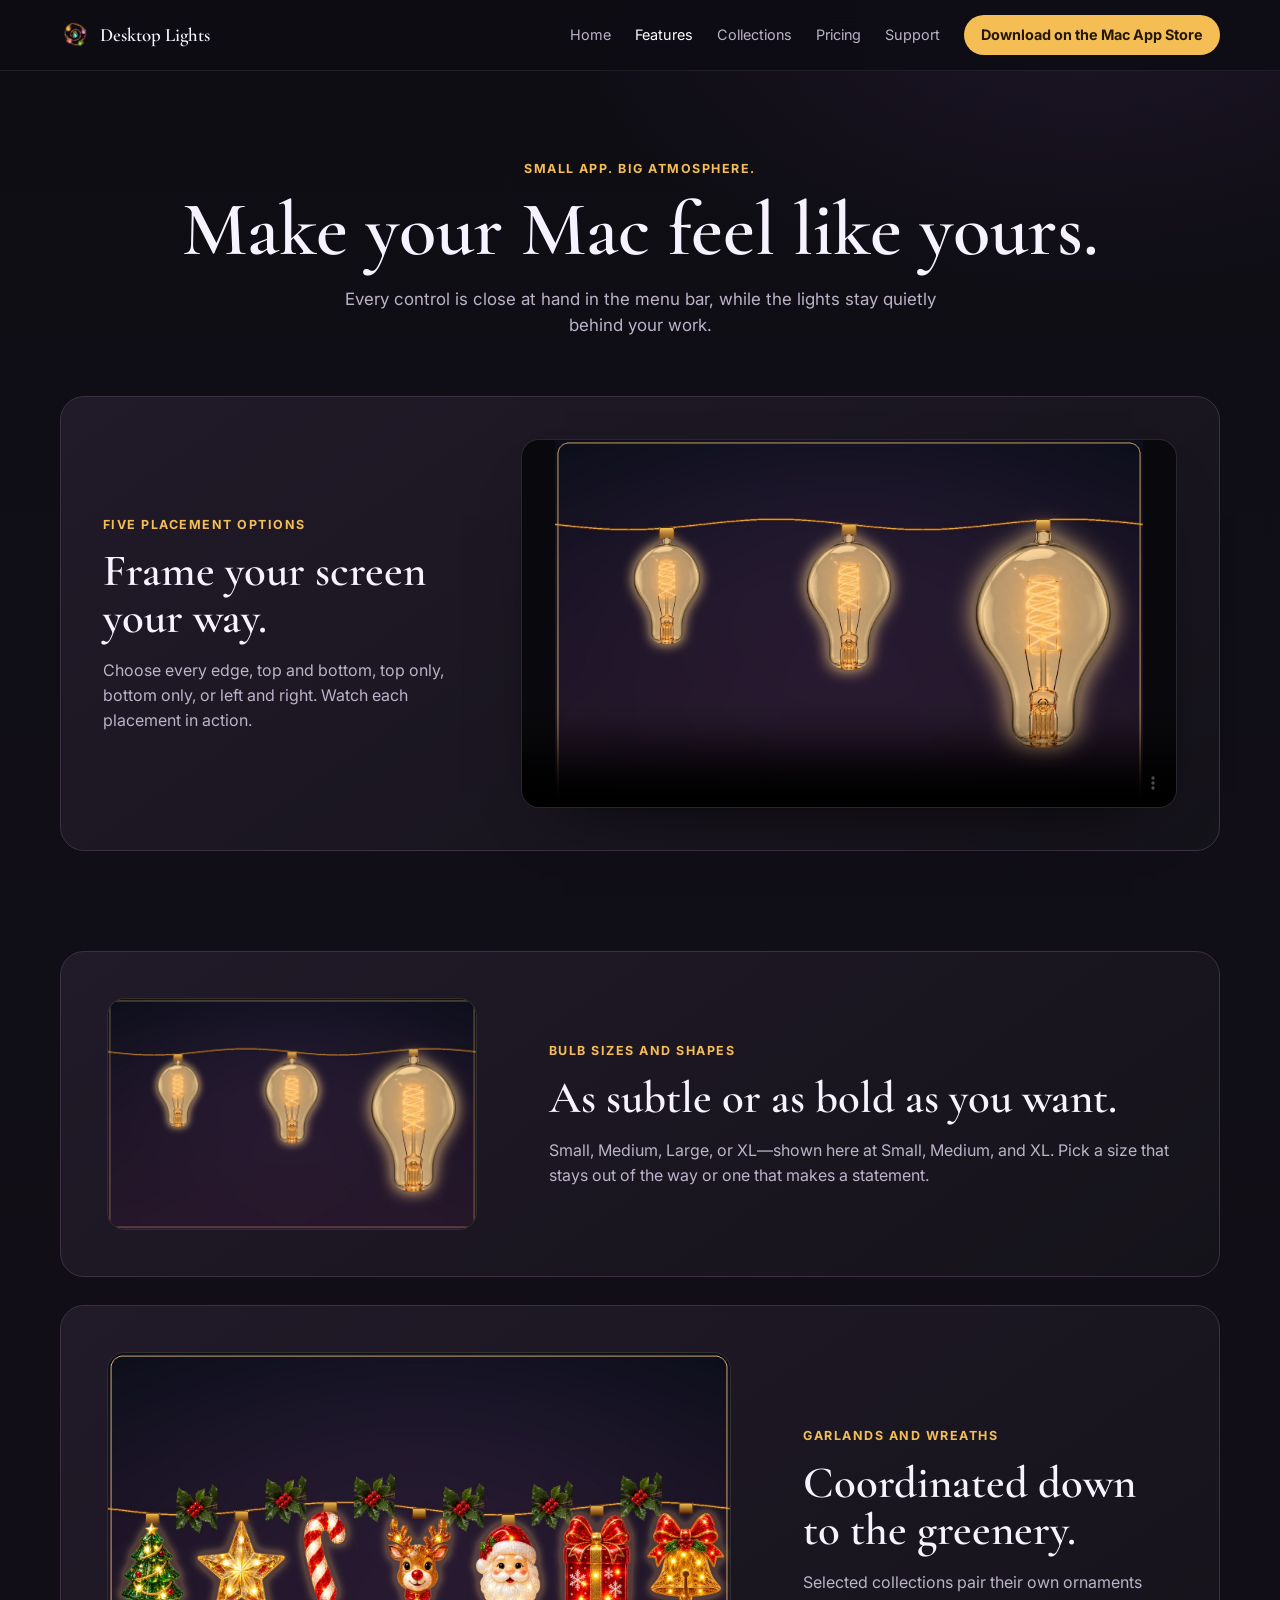
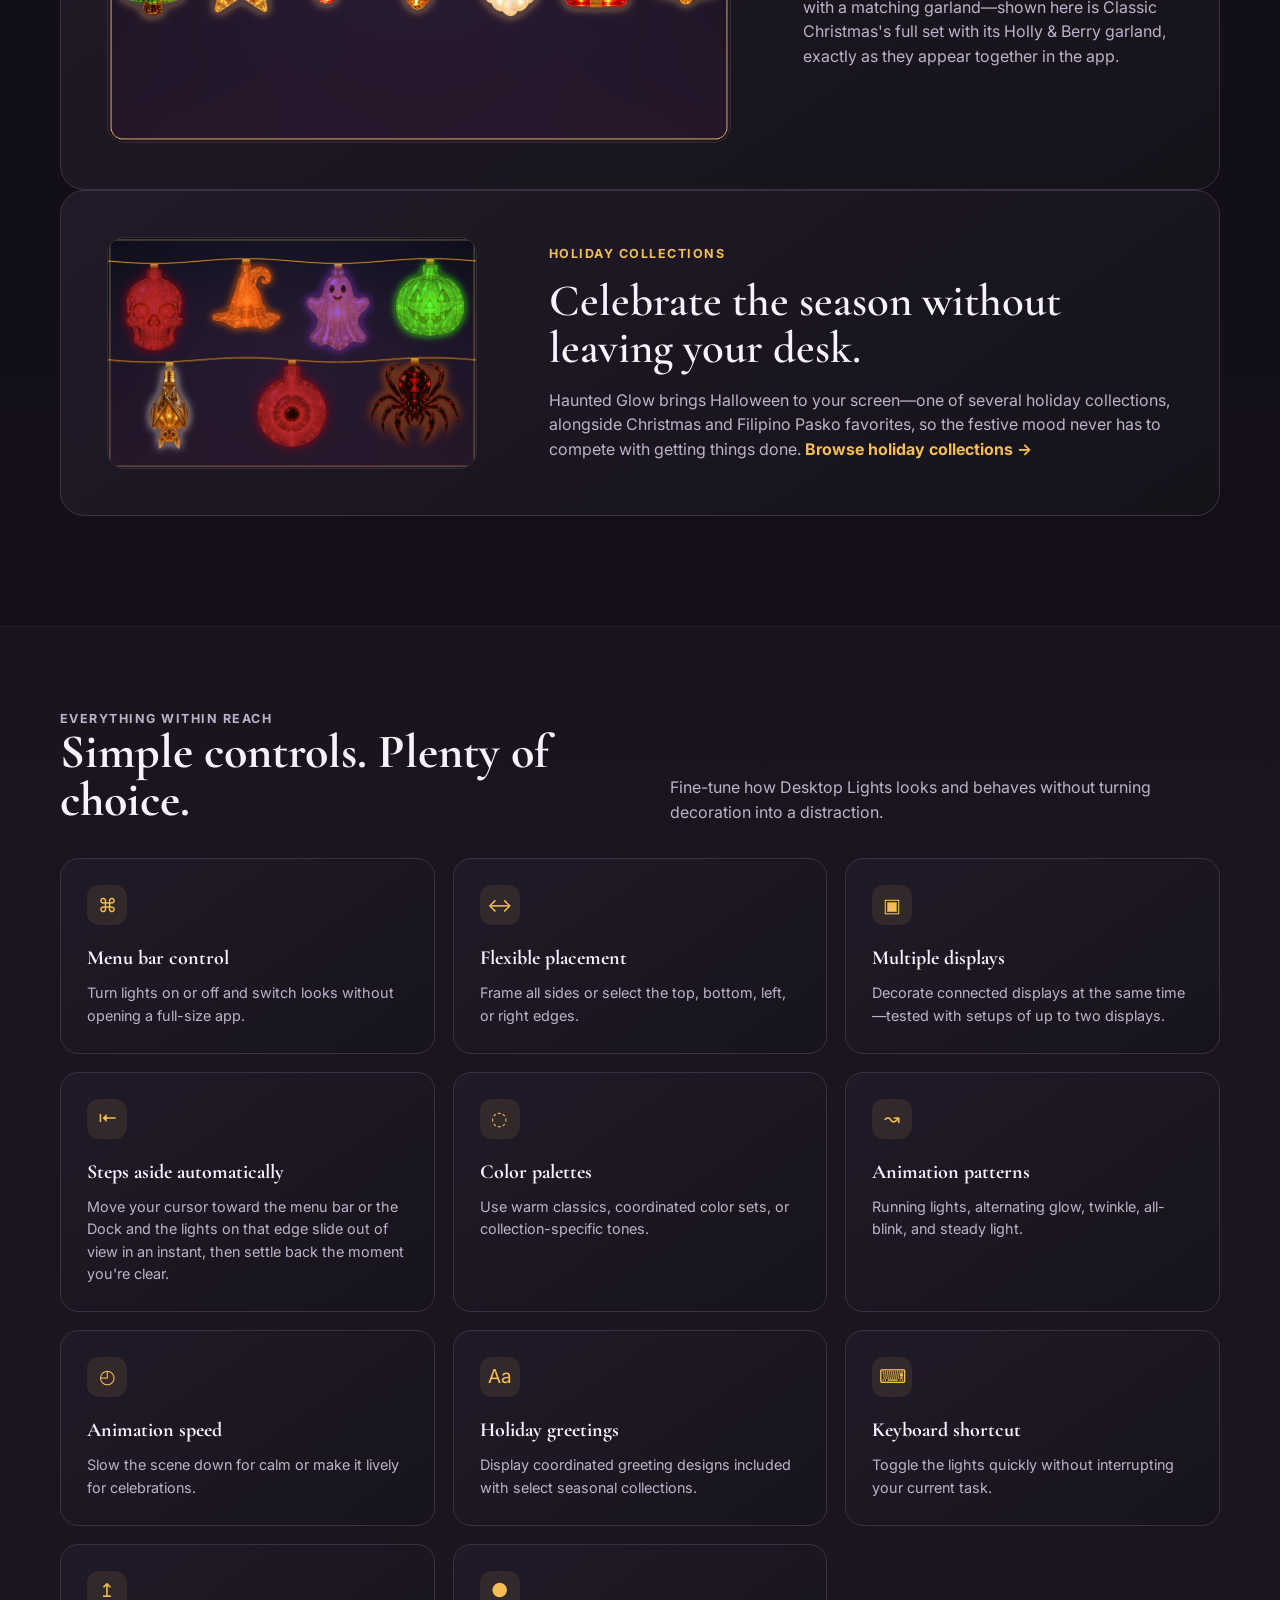
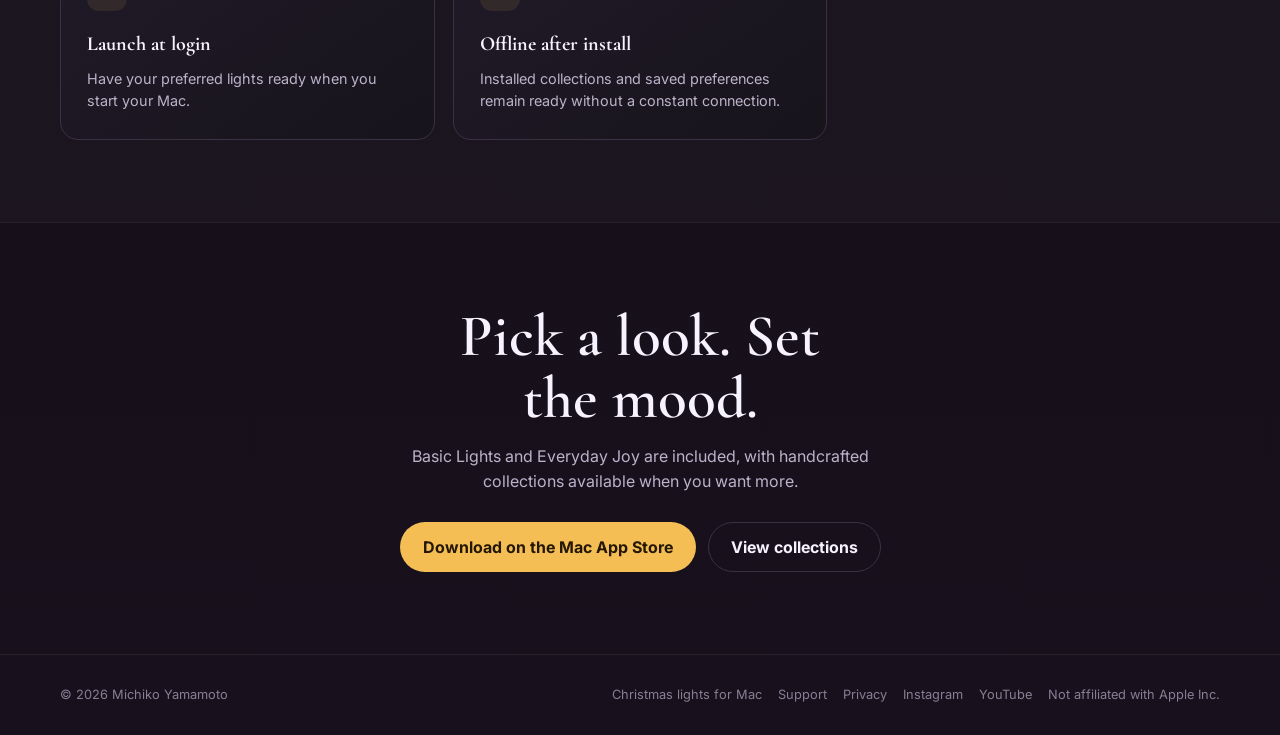
<file: features.html>
<!doctype html><html lang="en"><head><meta charset="utf-8"><meta name="viewport" content="width=device-width,initial-scale=1"><meta name="apple-itunes-app" content="app-id=6809770698"><link rel="icon" type="image/png" sizes="64x64" href="images/favicon.png?v=2"><link rel="apple-touch-icon" sizes="512x512" href="images/apple-touch-icon.png?v=2"><title>Animated Desktop Decorations for Mac — Features</title><meta name="description" content="Customize animated lights across your Mac displays with colors, sizes, placement, animation, garlands, greetings, and seasonal collections."><link rel="canonical" href="https://desktoplights.app/features.html"><meta property="og:type" content="website"><meta property="og:site_name" content="Desktop Lights"><meta property="og:title" content="Animated Desktop Decorations for Mac"><meta property="og:description" content="Explore lights, colors, animations, garlands, greetings, and multi-display placement for macOS."><meta property="og:url" content="https://desktoplights.app/features.html"><meta property="og:image" content="https://desktoplights.app/images/features/garland.jpg"><meta name="twitter:card" content="summary_large_image"><link rel="preconnect" href="https://fonts.googleapis.com"><link rel="preconnect" href="https://fonts.gstatic.com" crossorigin><link href="https://fonts.googleapis.com/css2?family=Cormorant+Garamond:wght@500;600;700&family=Inter:wght@400;600;700&display=swap" rel="stylesheet"><link rel="stylesheet" href="css/site.css"></head><body>
<header class="header"><nav class="wrap nav"><a class="brand" href="index.html">Desktop Lights</a><div class="nav-links"><a href="index.html">Home</a><a aria-current="page" href="features.html">Features</a><a href="collections.html">Collections</a><a href="pricing.html">Pricing</a><a href="support.html">Support</a><a class="nav-buy" href="https://apps.apple.com/app/6809770698" target="_blank" rel="noopener">Download on the Mac App Store</a></div></nav></header>
<main><section class="page-hero"><div class="wrap"><p class="kicker">Small app. Big atmosphere.</p><h1>Make your Mac feel like yours.</h1><p class="lede">Every control is close at hand in the menu bar, while the lights stay quietly behind your work.</p></div></section><section class="video-section"><div class="wrap video-feature"><div class="video-copy"><p class="kicker">Five placement options</p><h2>Frame your screen your way.</h2><p>Choose every edge, top and bottom, top only, bottom only, or left and right. Watch each placement in action.</p></div><video class="marketing-video" controls playsinline preload="metadata" poster="images/features/bulb-sizes.jpg" aria-label="Desktop Lights placement options demonstration"><source src="videos/desktop-lights-placement-16x9.mp4" type="video/mp4"></video></div></section>
<section class="section feature-visuals"><div class="wrap">
<article class="visual-feature"><figure class="visual-image"><img src="images/features/bulb-sizes.jpg" alt="The same bulb shown at Small, Medium, and XL sizes side by side"></figure><div class="visual-copy"><p class="kicker">Bulb sizes and shapes</p><h2>As subtle or as bold as you want.</h2><p>Small, Medium, Large, or XL—shown here at Small, Medium, and XL. Pick a size that stays out of the way or one that makes a statement.</p></div></article>
<article class="visual-feature reverse"><figure class="visual-image"><img src="images/features/garland.jpg" alt="Classic Christmas's tree, star, candy-cane, reindeer, santa, gift, and bell ornaments with its Holly &amp; Berry garland draped between them"></figure><div class="visual-copy"><p class="kicker">Garlands and wreaths</p><h2>Coordinated down to the greenery.</h2><p>Selected collections pair their own ornaments with a matching garland—shown here is Classic Christmas's full set with its Holly &amp; Berry garland, exactly as they appear together in the app.</p></div></article>
<article class="visual-feature"><figure class="visual-image"><img src="images/showcases/haunted-glow.jpg" alt="Haunted Glow Halloween collection displayed around a desktop"></figure><div class="visual-copy"><p class="kicker">Holiday collections</p><h2>Celebrate the season without leaving your desk.</h2><p>Haunted Glow brings Halloween to your screen—one of several holiday collections, alongside Christmas and Filipino Pasko favorites, so the festive mood never has to compete with getting things done. <a class="text-link" href="collections.html#holiday">Browse holiday collections →</a></p></div></article>
</div></section>
<section class="section alt"><div class="wrap"><div class="section-head"><div><p class="kicker">Everything within reach</p><h2>Simple controls. Plenty of choice.</h2></div><p>Fine-tune how Desktop Lights looks and behaves without turning decoration into a distraction.</p></div><div class="feature-grid">
<article class="feature"><div class="feature-icon">⌘</div><h3>Menu bar control</h3><p>Turn lights on or off and switch looks without opening a full-size app.</p></article><article class="feature"><div class="feature-icon">↔</div><h3>Flexible placement</h3><p>Frame all sides or select the top, bottom, left, or right edges.</p></article><article class="feature"><div class="feature-icon">▣</div><h3>Multiple displays</h3><p>Decorate connected displays at the same time—tested with setups of up to two displays.</p></article><article class="feature"><div class="feature-icon">⇤</div><h3>Steps aside automatically</h3><p>Move your cursor toward the menu bar or the Dock and the lights on that edge slide out of view in an instant, then settle back the moment you're clear.</p></article><article class="feature"><div class="feature-icon">◌</div><h3>Color palettes</h3><p>Use warm classics, coordinated color sets, or collection-specific tones.</p></article><article class="feature"><div class="feature-icon">↝</div><h3>Animation patterns</h3><p>Running lights, alternating glow, twinkle, all-blink, and steady light.</p></article><article class="feature"><div class="feature-icon">◴</div><h3>Animation speed</h3><p>Slow the scene down for calm or make it lively for celebrations.</p></article><article class="feature"><div class="feature-icon">Aa</div><h3>Holiday greetings</h3><p>Display coordinated greeting designs included with select seasonal collections.</p></article><article class="feature"><div class="feature-icon">⌨</div><h3>Keyboard shortcut</h3><p>Toggle the lights quickly without interrupting your current task.</p></article><article class="feature"><div class="feature-icon">↥</div><h3>Launch at login</h3><p>Have your preferred lights ready when you start your Mac.</p></article><article class="feature"><div class="feature-icon">●</div><h3>Offline after install</h3><p>Installed collections and saved preferences remain ready without a constant connection.</p></article>
</div></div></section><section class="section closing"><div class="wrap"><h2>Pick a look. Set the mood.</h2><p>Basic Lights and Everyday Joy are included, with handcrafted collections available when you want more.</p><div class="actions"><a class="button primary" href="https://apps.apple.com/app/6809770698" target="_blank" rel="noopener">Download on the Mac App Store</a><a class="button" href="collections.html">View collections</a></div></div></section></main>
<footer class="footer"><div class="wrap footer-inner"><span>© 2026 Michiko Yamamoto</span><div class="footer-links"><a href="christmas-lights-for-mac.html">Christmas lights for Mac</a><a href="support.html">Support</a><a href="privacy.html">Privacy</a><a href="https://www.instagram.com/desktoplights.app/" target="_blank" rel="me noopener">Instagram</a><a href="https://www.youtube.com/watch?v=SuBbDDecrwI" target="_blank" rel="noopener">YouTube</a><span>Not affiliated with Apple Inc.</span></div></div></footer></body></html>
</file>
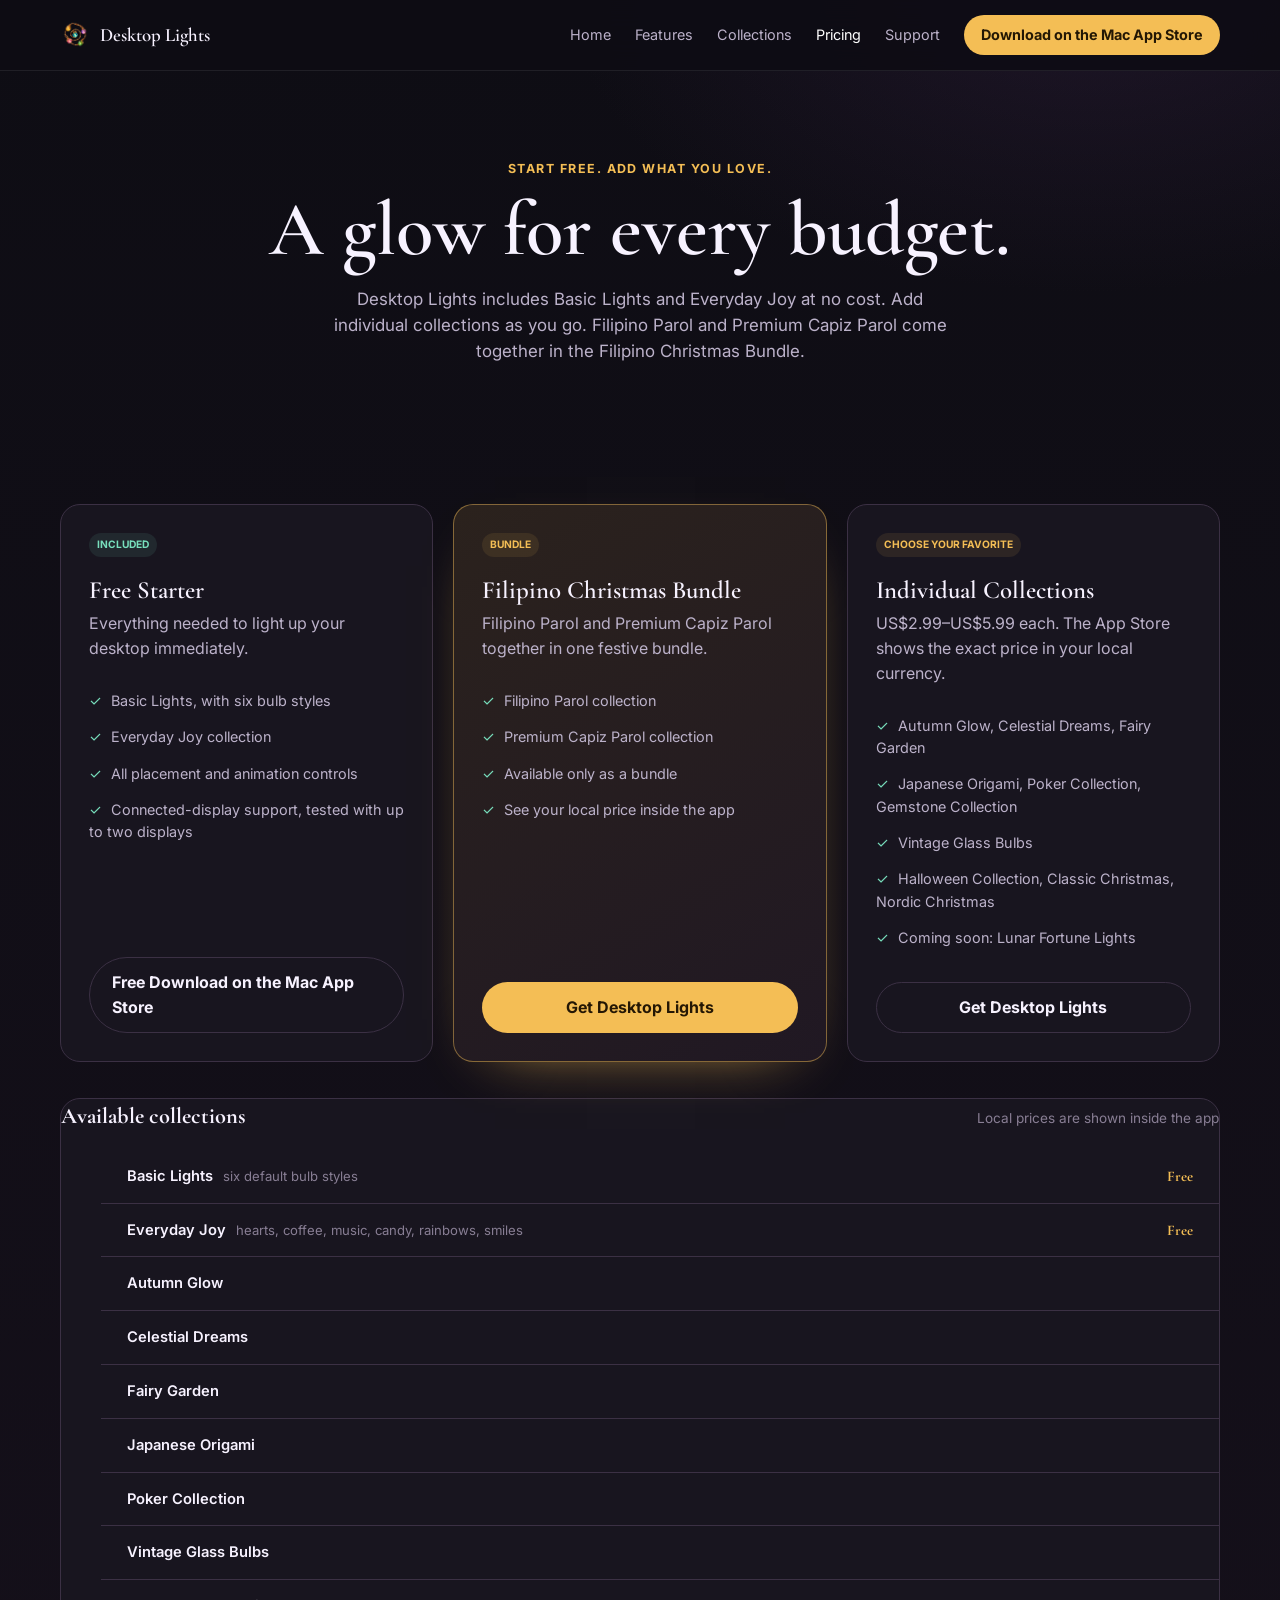
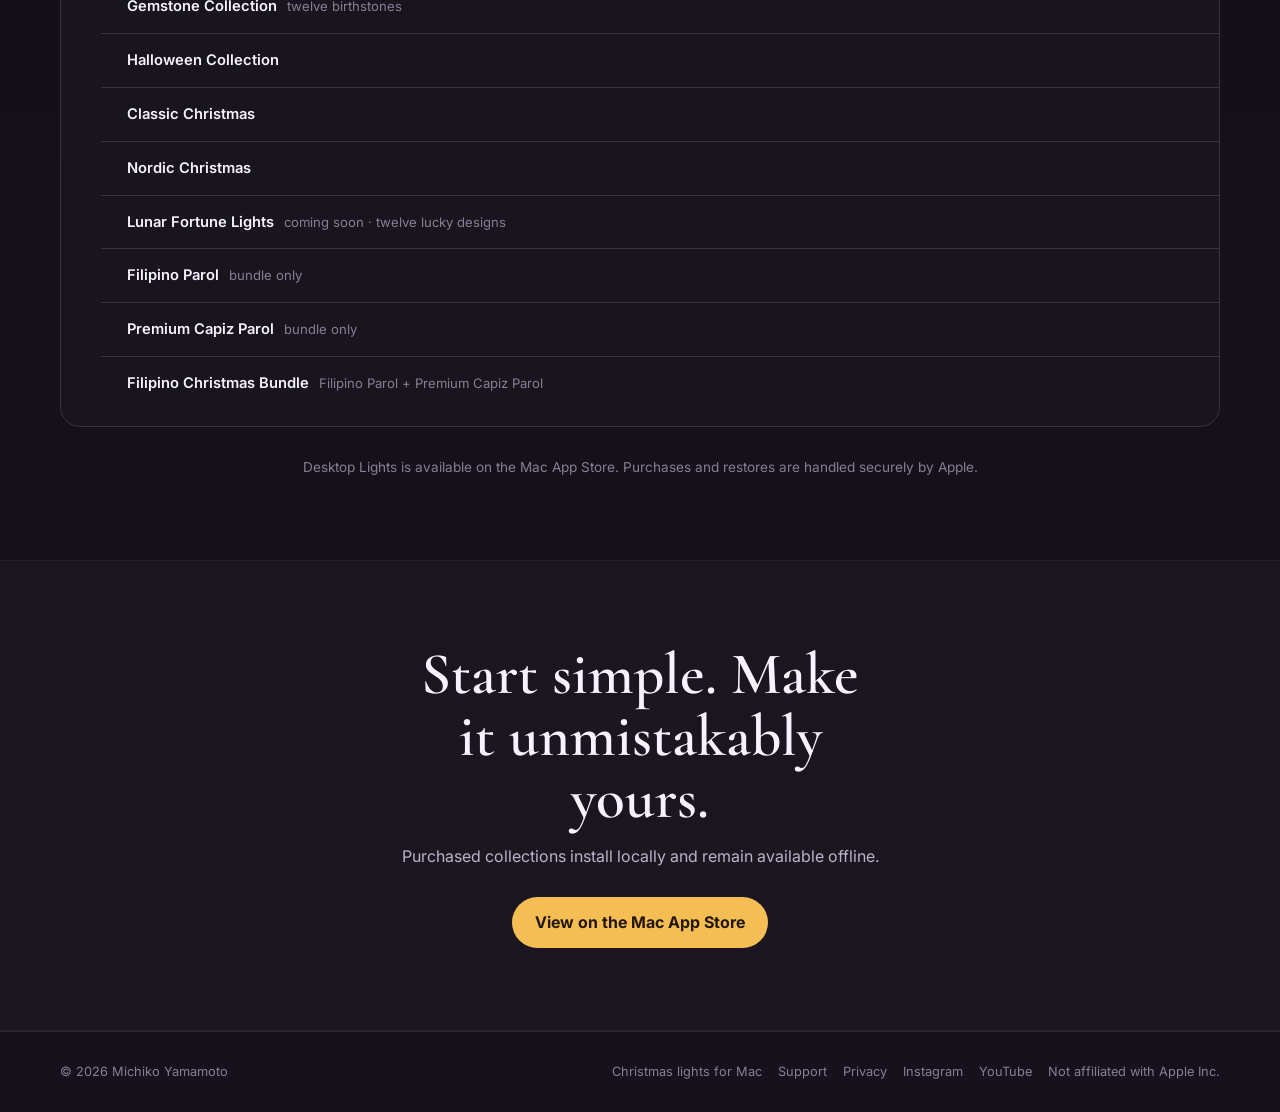
<file: pricing.html>
<!doctype html><html lang="en"><head><meta charset="utf-8"><meta name="viewport" content="width=device-width,initial-scale=1"><meta name="apple-itunes-app" content="app-id=6809770698"><link rel="icon" type="image/png" sizes="64x64" href="images/favicon.png?v=2"><link rel="apple-touch-icon" sizes="512x512" href="images/apple-touch-icon.png?v=2"><title>Desktop Lights for Mac — Free Download &amp; Pricing</title><meta name="description" content="Download Desktop Lights for Mac free with two included collections. Add individual seasonal collections or the Filipino Christmas Bundle."><link rel="canonical" href="https://desktoplights.app/pricing.html"><meta property="og:type" content="website"><meta property="og:site_name" content="Desktop Lights"><meta property="og:title" content="Desktop Lights for Mac — Free Download &amp; Pricing"><meta property="og:description" content="Start free, then add the animated desktop collections you love."><meta property="og:url" content="https://desktoplights.app/pricing.html"><meta property="og:image" content="https://desktoplights.app/images/showcases/basic-lights.jpg"><meta name="twitter:card" content="summary_large_image"><link rel="preconnect" href="https://fonts.googleapis.com"><link rel="preconnect" href="https://fonts.gstatic.com" crossorigin><link href="https://fonts.googleapis.com/css2?family=Cormorant+Garamond:wght@500;600;700&family=Inter:wght@400;600;700&display=swap" rel="stylesheet"><link rel="stylesheet" href="css/site.css"></head><body>
<header class="header"><nav class="wrap nav"><a class="brand" href="index.html">Desktop Lights</a><div class="nav-links"><a href="index.html">Home</a><a href="features.html">Features</a><a href="collections.html">Collections</a><a aria-current="page" href="pricing.html">Pricing</a><a href="support.html">Support</a><a class="nav-buy" href="https://apps.apple.com/app/6809770698" target="_blank" rel="noopener">Download on the Mac App Store</a></div></nav></header>
<main><section class="page-hero"><div class="wrap"><p class="kicker">Start free. Add what you love.</p><h1>A glow for every budget.</h1><p class="lede">Desktop Lights includes Basic Lights and Everyday Joy at no cost. Add individual collections as you go. Filipino Parol and Premium Capiz Parol come together in the Filipino Christmas Bundle.</p></div></section><section class="section"><div class="wrap">
<div class="pricing-grid">
<article class="price-card"><span class="pill free">Included</span><h2>Free Starter</h2><p>Everything needed to light up your desktop immediately.</p><ul><li>Basic Lights, with six bulb styles</li><li>Everyday Joy collection</li><li>All placement and animation controls</li><li>Connected-display support, tested with up to two displays</li></ul><a class="button" href="https://apps.apple.com/app/6809770698" target="_blank" rel="noopener">Free Download on the Mac App Store</a></article>
<article class="price-card featured"><span class="pill">Bundle</span><h2>Filipino Christmas Bundle</h2><p>Filipino Parol and Premium Capiz Parol together in one festive bundle.</p><ul><li>Filipino Parol collection</li><li>Premium Capiz Parol collection</li><li>Available only as a bundle</li><li>See your local price inside the app</li></ul><a class="button primary" href="https://apps.apple.com/app/6809770698" target="_blank" rel="noopener">Get Desktop Lights</a></article>
<article class="price-card"><span class="pill">Choose your favorite</span><h2>Individual Collections</h2><p>US$2.99–US$5.99 each. The App Store shows the exact price in your local currency.</p><ul><li>Autumn Glow, Celestial Dreams, Fairy Garden</li><li>Japanese Origami, Poker Collection, Gemstone Collection</li><li>Vintage Glass Bulbs</li><li>Halloween Collection, Classic Christmas, Nordic Christmas</li><li>Coming soon: Lunar Fortune Lights</li></ul><a class="button" href="https://apps.apple.com/app/6809770698" target="_blank" rel="noopener">Get Desktop Lights</a></article>
</div>
<div class="price-list"><div class="price-list-head"><h2>Available collections</h2><span>Local prices are shown inside the app</span></div><ul>
<li><span class="item-name">Basic Lights<span class="item-note">six default bulb styles</span></span><span class="item-price">Free</span></li>
<li><span class="item-name">Everyday Joy<span class="item-note">hearts, coffee, music, candy, rainbows, smiles</span></span><span class="item-price">Free</span></li>
<li><span class="item-name">Autumn Glow</span></li>
<li><span class="item-name">Celestial Dreams</span></li>
<li><span class="item-name">Fairy Garden</span></li>
<li><span class="item-name">Japanese Origami</span></li>
<li><span class="item-name">Poker Collection</span></li>
<li><span class="item-name">Vintage Glass Bulbs</span></li>
<li><span class="item-name">Gemstone Collection<span class="item-note">twelve birthstones</span></span></li>
<li><span class="item-name">Halloween Collection</span></li>
<li><span class="item-name">Classic Christmas</span></li>
<li><span class="item-name">Nordic Christmas</span></li>
<li><span class="item-name">Lunar Fortune Lights<span class="item-note">coming soon · twelve lucky designs</span></span></li>
<li><span class="item-name">Filipino Parol<span class="item-note">bundle only</span></span></li>
<li><span class="item-name">Premium Capiz Parol<span class="item-note">bundle only</span></span></li>
<li class="bundle-row"><span class="item-name">Filipino Christmas Bundle<span class="item-note">Filipino Parol + Premium Capiz Parol</span></span></li>
</ul></div>
<p class="pricing-note">Desktop Lights is available on the Mac App Store. Purchases and restores are handled securely by Apple.</p>
</div></section><section class="section alt closing"><div class="wrap"><h2>Start simple. Make it unmistakably yours.</h2><p>Purchased collections install locally and remain available offline.</p><div class="actions"><a class="button primary" href="https://apps.apple.com/app/6809770698" target="_blank" rel="noopener">View on the Mac App Store</a></div></div></section></main>
<footer class="footer"><div class="wrap footer-inner"><span>© 2026 Michiko Yamamoto</span><div class="footer-links"><a href="christmas-lights-for-mac.html">Christmas lights for Mac</a><a href="support.html">Support</a><a href="privacy.html">Privacy</a><a href="https://www.instagram.com/desktoplights.app/" target="_blank" rel="me noopener">Instagram</a><a href="https://www.youtube.com/watch?v=SuBbDDecrwI" target="_blank" rel="noopener">YouTube</a><span>Not affiliated with Apple Inc.</span></div></div></footer></body></html>
</file>
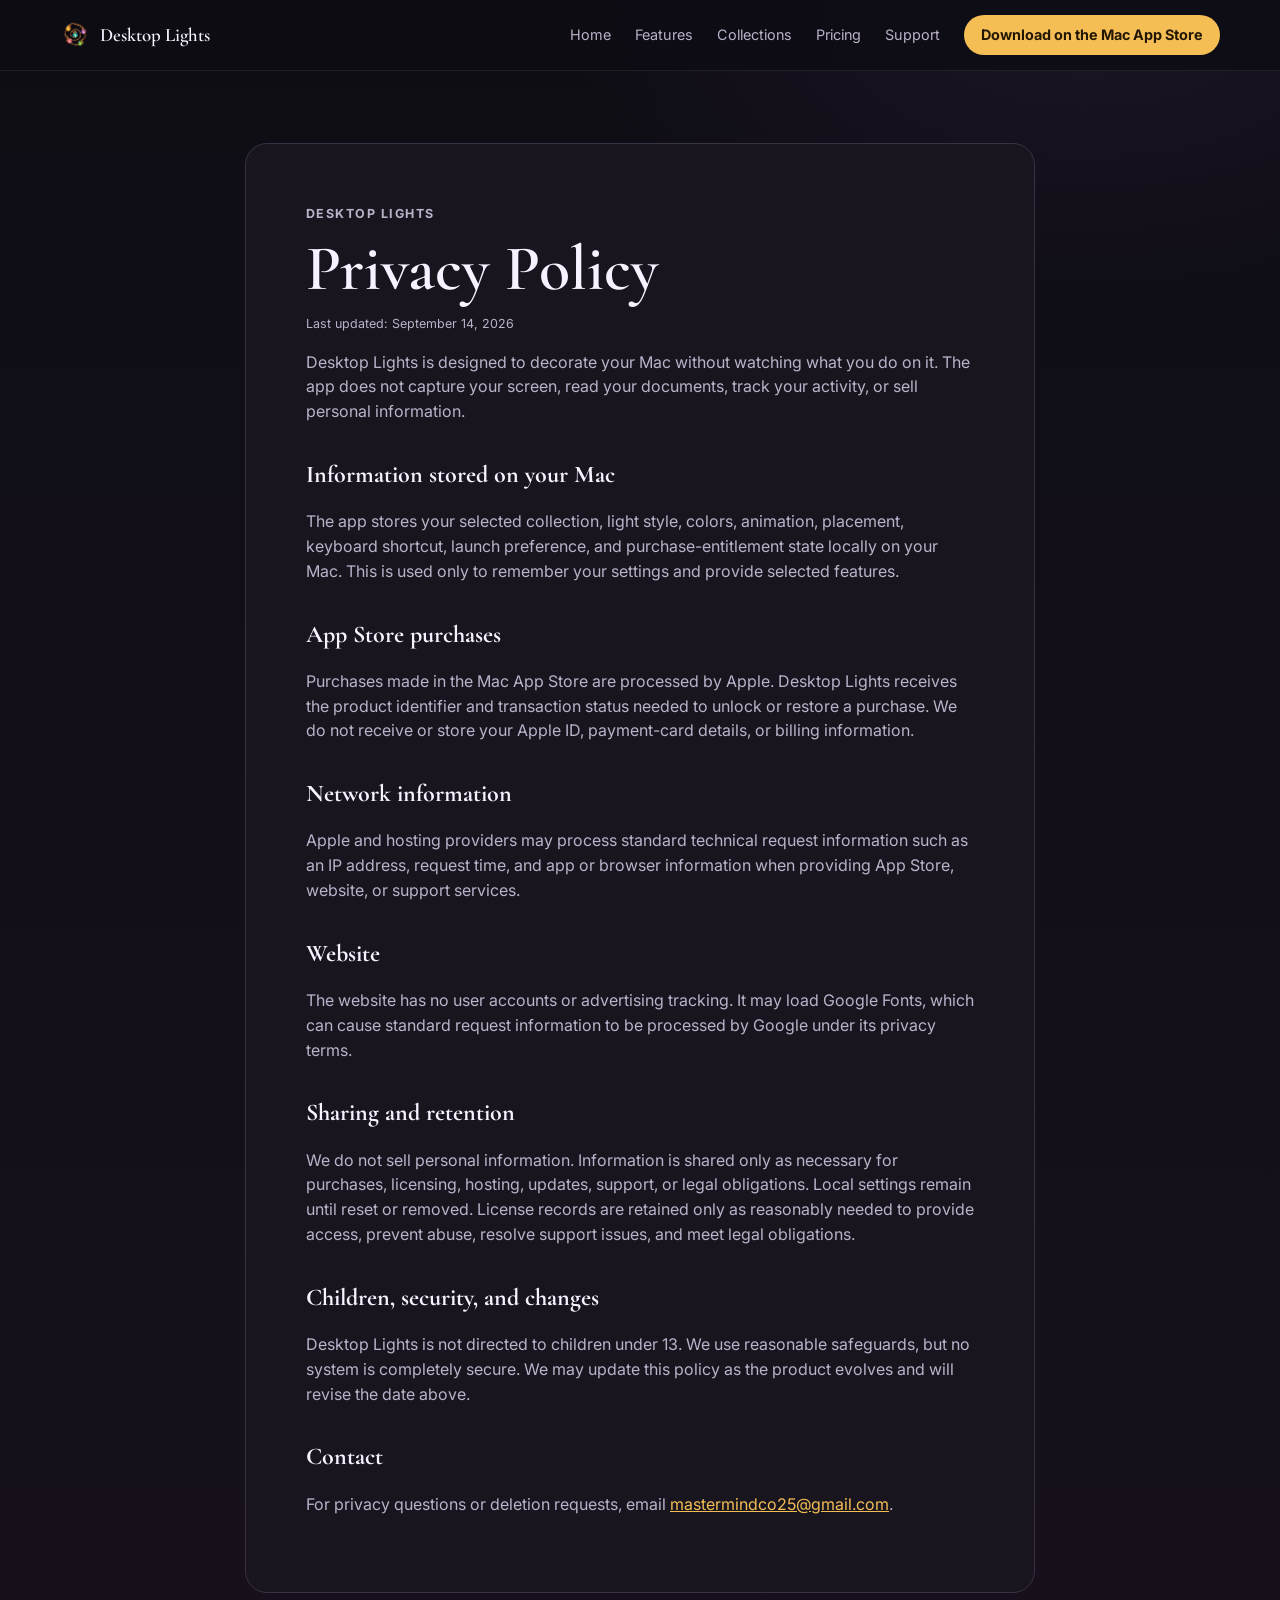
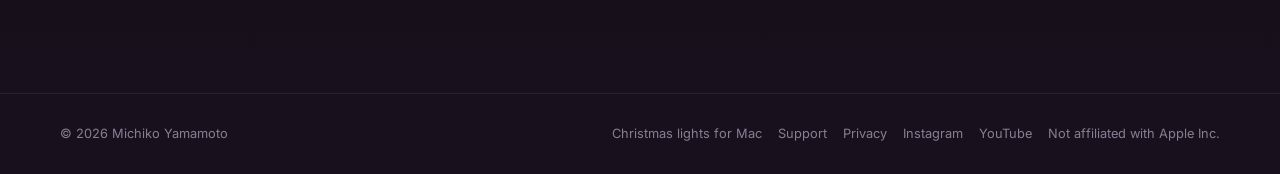
<file: privacy.html>
<!doctype html><html lang="en"><head><meta charset="utf-8"><meta name="viewport" content="width=device-width,initial-scale=1"><meta name="apple-itunes-app" content="app-id=6809770698"><link rel="icon" type="image/png" sizes="64x64" href="images/favicon.png?v=2"><link rel="apple-touch-icon" sizes="512x512" href="images/apple-touch-icon.png?v=2"><title>Privacy Policy — Desktop Lights for Mac</title><meta name="description" content="Desktop Lights does not capture your screen, track your activity, or collect personal data. Read the complete privacy policy."><link rel="canonical" href="https://desktoplights.app/privacy.html"><meta property="og:type" content="website"><meta property="og:site_name" content="Desktop Lights"><meta property="og:title" content="Privacy Policy — Desktop Lights for Mac"><meta property="og:description" content="Desktop Lights does not capture your screen, track your activity, or collect personal data."><meta property="og:url" content="https://desktoplights.app/privacy.html"><meta property="og:image" content="https://desktoplights.app/images/marketing/hero-poster.jpg"><meta name="twitter:card" content="summary"><link rel="preconnect" href="https://fonts.googleapis.com"><link rel="preconnect" href="https://fonts.gstatic.com" crossorigin><link href="https://fonts.googleapis.com/css2?family=Cormorant+Garamond:wght@500;600;700&family=Inter:wght@400;600;700&display=swap" rel="stylesheet"><link rel="stylesheet" href="css/site.css"></head><body>
<header class="header"><nav class="wrap nav"><a class="brand" href="index.html">Desktop Lights</a><div class="nav-links"><a href="index.html">Home</a><a href="features.html">Features</a><a href="collections.html">Collections</a><a href="pricing.html">Pricing</a><a href="support.html">Support</a><a class="nav-buy" href="https://apps.apple.com/app/6809770698" target="_blank" rel="noopener">Download on the Mac App Store</a></div></nav></header>
<main class="wrap legal"><article class="legal-card"><p class="kicker">Desktop Lights</p><h1>Privacy Policy</h1><p class="micro">Last updated: September 14, 2026</p><p>Desktop Lights is designed to decorate your Mac without watching what you do on it. The app does not capture your screen, read your documents, track your activity, or sell personal information.</p>
<h2>Information stored on your Mac</h2><p>The app stores your selected collection, light style, colors, animation, placement, keyboard shortcut, launch preference, and purchase-entitlement state locally on your Mac. This is used only to remember your settings and provide selected features.</p>
<h2>App Store purchases</h2><p>Purchases made in the Mac App Store are processed by Apple. Desktop Lights receives the product identifier and transaction status needed to unlock or restore a purchase. We do not receive or store your Apple ID, payment-card details, or billing information.</p>
<h2>Network information</h2><p>Apple and hosting providers may process standard technical request information such as an IP address, request time, and app or browser information when providing App Store, website, or support services.</p>
<h2>Website</h2><p>The website has no user accounts or advertising tracking. It may load Google Fonts, which can cause standard request information to be processed by Google under its privacy terms.</p>
<h2>Sharing and retention</h2><p>We do not sell personal information. Information is shared only as necessary for purchases, licensing, hosting, updates, support, or legal obligations. Local settings remain until reset or removed. License records are retained only as reasonably needed to provide access, prevent abuse, resolve support issues, and meet legal obligations.</p>
<h2>Children, security, and changes</h2><p>Desktop Lights is not directed to children under 13. We use reasonable safeguards, but no system is completely secure. We may update this policy as the product evolves and will revise the date above.</p>
<h2>Contact</h2><p>For privacy questions or deletion requests, email <a href="mailto:mastermindco25@gmail.com">mastermindco25@gmail.com</a>.</p></article></main>
<footer class="footer"><div class="wrap footer-inner"><span>© 2026 Michiko Yamamoto</span><div class="footer-links"><a href="christmas-lights-for-mac.html">Christmas lights for Mac</a><a href="support.html">Support</a><a href="privacy.html">Privacy</a><a href="https://www.instagram.com/desktoplights.app/" target="_blank" rel="me noopener">Instagram</a><a href="https://www.youtube.com/watch?v=SuBbDDecrwI" target="_blank" rel="noopener">YouTube</a><span>Not affiliated with Apple Inc.</span></div></div></footer></body></html>
</file>
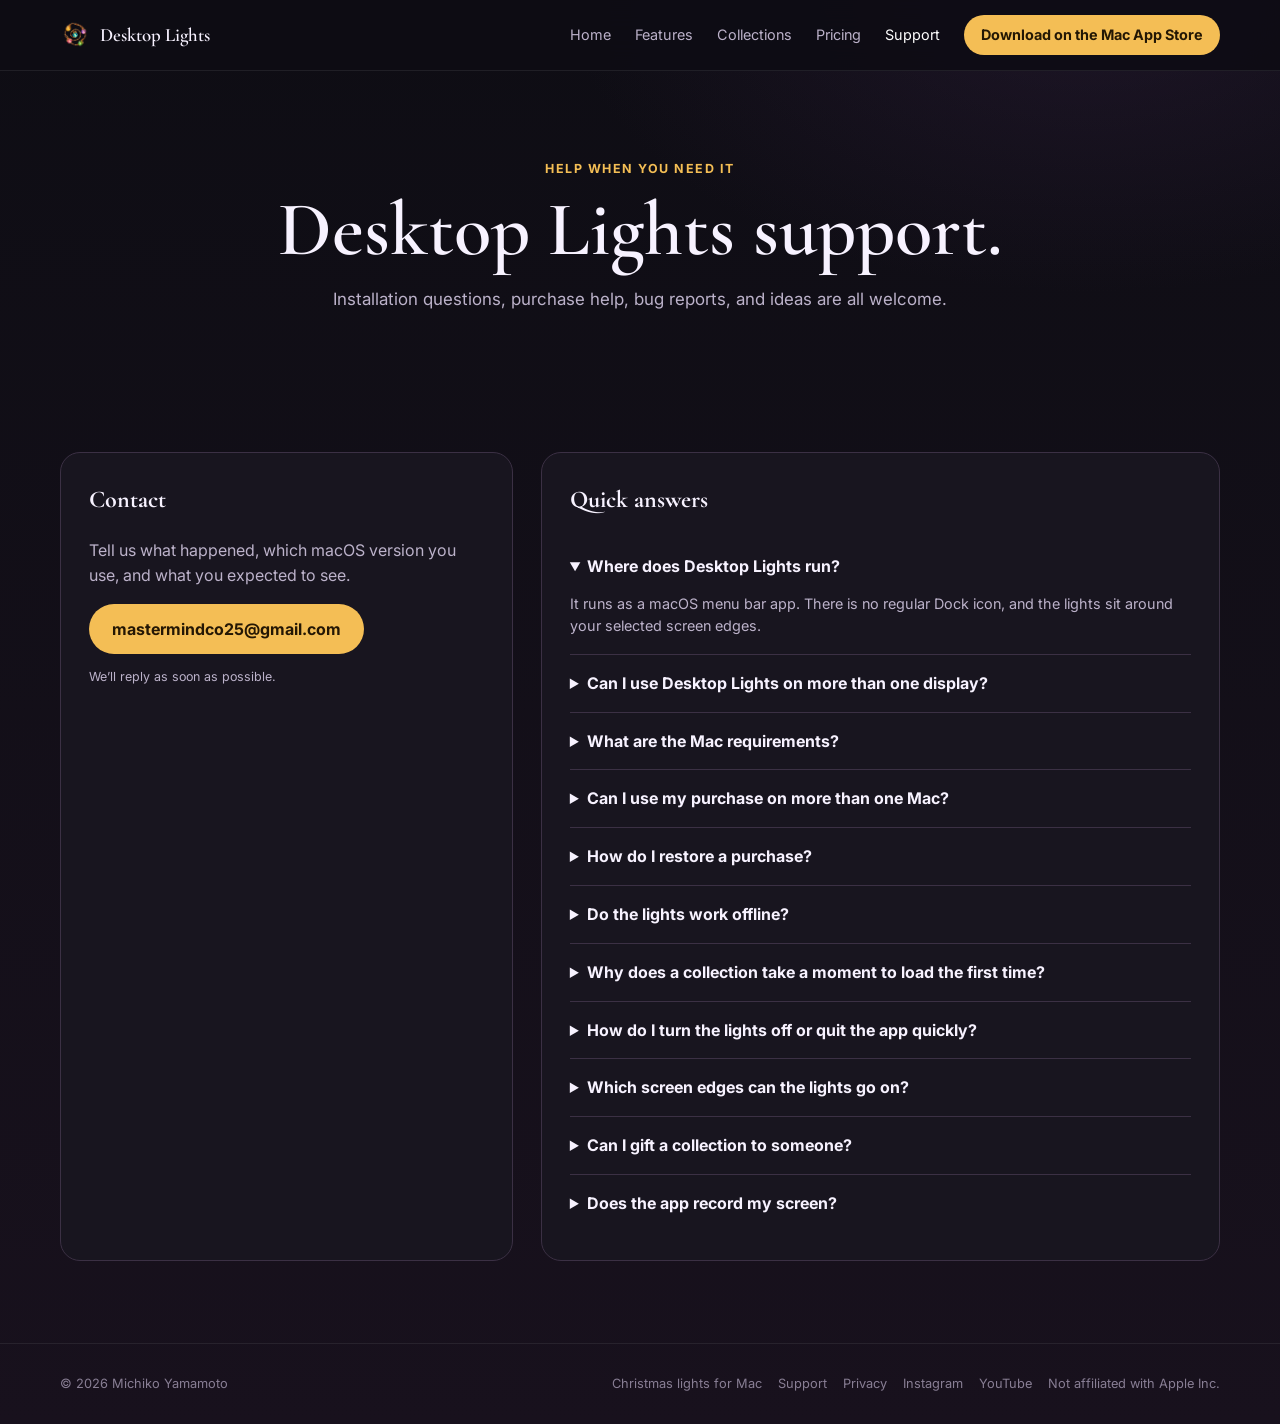
<file: support.html>
<!doctype html><html lang="en"><head><meta charset="utf-8"><meta name="viewport" content="width=device-width,initial-scale=1"><meta name="apple-itunes-app" content="app-id=6809770698"><link rel="icon" type="image/png" sizes="64x64" href="images/favicon.png?v=2"><link rel="apple-touch-icon" sizes="512x512" href="images/apple-touch-icon.png?v=2"><title>Desktop Lights for Mac — Help &amp; Support</title><meta name="description" content="Get help with Desktop Lights installation, compatibility, purchases, restoring collections, connected displays, and macOS settings."><link rel="canonical" href="https://desktoplights.app/support.html"><meta property="og:type" content="website"><meta property="og:site_name" content="Desktop Lights"><meta property="og:title" content="Desktop Lights for Mac — Help &amp; Support"><meta property="og:description" content="Answers and contact information for Desktop Lights on macOS."><meta property="og:url" content="https://desktoplights.app/support.html"><meta property="og:image" content="https://desktoplights.app/images/marketing/hero-poster.jpg"><meta name="twitter:card" content="summary_large_image"><link rel="preconnect" href="https://fonts.googleapis.com"><link rel="preconnect" href="https://fonts.gstatic.com" crossorigin><link href="https://fonts.googleapis.com/css2?family=Cormorant+Garamond:wght@500;600;700&family=Inter:wght@400;600;700&display=swap" rel="stylesheet"><link rel="stylesheet" href="css/site.css"><script type="application/ld+json">{"@context":"https://schema.org","@graph":[{"@type":"FAQPage","@id":"https://desktoplights.app/support.html#faq","mainEntity":[{"@type":"Question","name":"Where does Desktop Lights run?","acceptedAnswer":{"@type":"Answer","text":"It runs as a macOS menu bar app. There is no regular Dock icon, and the lights sit around your selected screen edges."}},{"@type":"Question","name":"Can I use Desktop Lights on more than one display?","acceptedAnswer":{"@type":"Answer","text":"Yes. Desktop Lights can decorate connected displays at the same time and has been tested with setups of up to two displays."}},{"@type":"Question","name":"What are the Mac requirements?","acceptedAnswer":{"@type":"Answer","text":"Desktop Lights requires macOS 13 Ventura or later. An internet connection is needed to download the app and make or restore purchases; installed collections and saved settings can be used offline."}},{"@type":"Question","name":"Can I use my purchase on more than one Mac?","acceptedAnswer":{"@type":"Answer","text":"Yes. Install Desktop Lights on another Mac using the same Apple Account that made the purchase, then choose Restore Purchases inside the app. Eligible non-consumable collection purchases will unlock without being purchased again."}},{"@type":"Question","name":"How do I restore a purchase?","acceptedAnswer":{"@type":"Answer","text":"Use Restore Purchases inside Desktop Lights. The Mac App Store securely restores eligible purchases associated with your Apple Account."}},{"@type":"Question","name":"Do the lights work offline?","acceptedAnswer":{"@type":"Answer","text":"Yes. Installed collections and your saved settings remain available offline."}},{"@type":"Question","name":"Why does a collection take a moment to load the first time?","acceptedAnswer":{"@type":"Answer","text":"To keep the app small, Desktop Lights includes Basic Lights and Everyday Joy, and downloads the artwork for other collections the first time you preview or select one. Depending on your internet connection, that first load can take a few seconds. After that, the collection is saved on your Mac and opens without downloading again, even offline. If a collection’s artwork is updated, the new version downloads once in the same way."}},{"@type":"Question","name":"How do I turn the lights off or quit the app quickly?","acceptedAnswer":{"@type":"Answer","text":"Click the Desktop Lights icon in your Mac menu bar and choose Turn Lights Off to hide the lights without closing the app. Choose Quit App to close Desktop Lights completely. To create faster shortcuts, choose Open Settings…, select Advanced, then use Change… beside Toggle lights or Quit app."}},{"@type":"Question","name":"Which screen edges can the lights go on?","acceptedAnswer":{"@type":"Answer","text":"There are five placement options: every edge, top and bottom, top only, bottom only, or left and right. When your cursor moves toward the menu bar or the Dock, the lights on that edge slide out of view and return when you move away."}},{"@type":"Question","name":"Can I gift a collection to someone?","acceptedAnswer":{"@type":"Answer","text":"No. Paid collections are in-app purchases tied to the Apple Account that bought them, so they can’t be gifted. The other person can download Desktop Lights free, which includes Basic Lights and Everyday Joy, and buy collections inside the app."}},{"@type":"Question","name":"Does the app record my screen?","acceptedAnswer":{"@type":"Answer","text":"No. Desktop Lights does not capture your screen, read your documents, or track your activity."}}]}]}</script></head><body>
<header class="header"><nav class="wrap nav"><a class="brand" href="index.html">Desktop Lights</a><div class="nav-links"><a href="index.html">Home</a><a href="features.html">Features</a><a href="collections.html">Collections</a><a href="pricing.html">Pricing</a><a aria-current="page" href="support.html">Support</a><a class="nav-buy" href="https://apps.apple.com/app/6809770698" target="_blank" rel="noopener">Download on the Mac App Store</a></div></nav></header>
<main><section class="page-hero"><div class="wrap"><p class="kicker">Help when you need it</p><h1>Desktop Lights support.</h1><p class="lede">Installation questions, purchase help, bug reports, and ideas are all welcome.</p></div></section><section class="section"><div class="wrap support-grid"><aside class="support-card"><h2>Contact</h2><p>Tell us what happened, which macOS version you use, and what you expected to see.</p><a class="button primary" href="mailto:mastermindco25@gmail.com?subject=Desktop%20Lights%20Support">mastermindco25@gmail.com</a><p class="micro">We’ll reply as soon as possible.</p></aside><div class="faq"><h2>Quick answers</h2>
<details open><summary>Where does Desktop Lights run?</summary><p>It runs as a macOS menu bar app. There is no regular Dock icon, and the lights sit around your selected screen edges.</p></details><details><summary>Can I use Desktop Lights on more than one display?</summary><p>Yes. Desktop Lights can decorate connected displays at the same time and has been tested with setups of up to two displays.</p></details><details><summary>What are the Mac requirements?</summary><p>Desktop Lights requires macOS 13 Ventura or later. An internet connection is needed to download the app and make or restore purchases; installed collections and saved settings can be used offline.</p></details><details><summary>Can I use my purchase on more than one Mac?</summary><p>Yes. Install Desktop Lights on another Mac using the same Apple Account that made the purchase, then choose Restore Purchases inside the app. Eligible non-consumable collection purchases will unlock without being purchased again.</p></details><details><summary>How do I restore a purchase?</summary><p>Use Restore Purchases inside Desktop Lights. The Mac App Store securely restores eligible purchases associated with your Apple Account.</p></details><details><summary>Do the lights work offline?</summary><p>Yes. Installed collections and your saved settings remain available offline.</p></details><details><summary>Why does a collection take a moment to load the first time?</summary><p>To keep the app small, Desktop Lights includes Basic Lights and Everyday Joy, and downloads the artwork for other collections the first time you preview or select one. Depending on your internet connection, that first load can take a few seconds. After that, the collection is saved on your Mac and opens without downloading again, even offline. If a collection’s artwork is updated, the new version downloads once in the same way.</p></details><details><summary>How do I turn the lights off or quit the app quickly?</summary><p>Click the Desktop Lights icon in your Mac menu bar and choose <strong>Turn Lights Off</strong> to hide the lights without closing the app. Choose <strong>Quit App</strong> to close Desktop Lights completely. To create faster shortcuts, choose <strong>Open Settings…</strong>, select <strong>Advanced</strong>, then use <strong>Change…</strong> beside <strong>Toggle lights</strong> or <strong>Quit app</strong>.</p></details><details><summary>Which screen edges can the lights go on?</summary><p>There are five placement options: every edge, top and bottom, top only, bottom only, or left and right. When your cursor moves toward the menu bar or the Dock, the lights on that edge slide out of view and return when you move away.</p></details><details><summary>Can I gift a collection to someone?</summary><p>No. Paid collections are in-app purchases tied to the Apple Account that bought them, so they can’t be gifted. The other person can download Desktop Lights free, which includes Basic Lights and Everyday Joy, and buy collections inside the app.</p></details><details><summary>Does the app record my screen?</summary><p>No. Desktop Lights does not capture your screen, read your documents, or track your activity.</p></details>
</div></div></section></main><footer class="footer"><div class="wrap footer-inner"><span>© 2026 Michiko Yamamoto</span><div class="footer-links"><a href="christmas-lights-for-mac.html">Christmas lights for Mac</a><a href="support.html">Support</a><a href="privacy.html">Privacy</a><a href="https://www.instagram.com/desktoplights.app/" target="_blank" rel="me noopener">Instagram</a><a href="https://www.youtube.com/watch?v=SuBbDDecrwI" target="_blank" rel="noopener">YouTube</a><span>Not affiliated with Apple Inc.</span></div></div></footer></body></html>
</file>
<file: css/site.css>
:root{--bg:#0e0d14;--panel:#18151f;--panel2:#211a29;--line:#3b3044;--text:#f7f2ff;--muted:#bcb2ca;--faint:#887e94;--gold:#f4be55;--pink:#ef8ca6;--mint:#78dfbd;--serif:"Cormorant Garamond",Georgia,serif;--sans:"Inter",-apple-system,BlinkMacSystemFont,"Segoe UI",sans-serif}
*{box-sizing:border-box}html{scroll-behavior:smooth}body{margin:0;background:radial-gradient(800px 450px at 85% 0,#34214266,transparent 65%),linear-gradient(180deg,#0e0d14,#18111d);color:var(--text);font-family:var(--sans);line-height:1.55;-webkit-font-smoothing:antialiased}a{color:inherit}.wrap{width:min(1160px,calc(100% - 40px));margin:auto}
.header{position:sticky;top:0;z-index:20;background:#0e0d14e8;border-bottom:1px solid #ffffff14;backdrop-filter:blur(16px)}.nav{height:70px;display:flex;align-items:center;gap:28px}.brand{display:inline-flex;align-items:center;margin-right:auto;font:600 1.18rem var(--serif);text-decoration:none}.brand::before{content:"";display:inline-block;width:30px;height:30px;margin-right:10px;flex:none;background:url("../images/favicon.png") center/contain no-repeat}.nav-links{display:flex;gap:24px;align-items:center}.nav-links a{text-decoration:none;color:var(--muted);font-size:.9rem}.nav-links a:hover,.nav-links a[aria-current=page]{color:#fff}.nav-buy{padding:9px 17px;border-radius:999px;background:var(--gold);color:#231704!important;font-weight:700}
.hero{padding:64px 0 84px}.hero-grid{display:grid;grid-template-columns:1fr 1.05fr;gap:min(6vw,64px);align-items:center}.hero-copy{max-width:520px}.hero-copy h1{font-size:clamp(2.6rem,5vw,4.4rem)}.hero-copy .tagline{margin:20px 0 18px}.hero-copy .lede{margin:0}.hero-copy .actions{justify-content:flex-start}.hero-screen-col{display:flex;flex-direction:column;align-items:center;gap:14px}.hero-screen{position:relative;overflow:hidden;border:1px solid #ffffff1c;border-radius:20px;background:#151319;box-shadow:0 38px 90px -52px #000;aspect-ratio:16/9;width:100%;cursor:pointer}.hero-screen:hover{box-shadow:0 38px 90px -52px #000,0 0 0 2px #f4be5560}.hero-video{display:block;width:100%;height:100%;object-fit:cover}.hero-expand{position:absolute;bottom:14px;right:14px;width:36px;height:36px;border-radius:50%;background:#000000a3;border:1px solid #ffffff30;color:#fff;display:grid;place-items:center;font-size:1.05rem;opacity:.88;transition:opacity .2s,transform .2s}.hero-screen:hover .hero-expand{opacity:1;transform:scale(1.08)}.lightbox{position:fixed;inset:0;z-index:80;display:flex;align-items:center;justify-content:center;padding:24px}.lightbox[hidden]{display:none}.lightbox-backdrop{position:absolute;inset:0;background:#05040ae3;backdrop-filter:blur(3px)}.lightbox-inner{position:relative;z-index:1;width:min(94vw,1140px)}.lightbox-video{display:block;width:100%;aspect-ratio:16/9;border-radius:18px;box-shadow:0 50px 120px -40px #000;background:#000}.lightbox-close{position:absolute;top:12px;right:12px;z-index:2;width:38px;height:38px;border-radius:50%;border:1px solid #ffffff30;background:#000000b0;color:#fff;font-size:1.05rem;cursor:pointer;display:grid;place-items:center}.lightbox-close:hover{border-color:#f4be5560}.hero-reveal{margin:0;text-align:center;color:var(--gold);font:600 clamp(1.1rem,2.4vw,1.55rem)/1.3 var(--serif);opacity:0;transform:translateY(10px);animation:heroRevealIn .7s ease forwards}.hero-reveal-top{animation-delay:.3s}.hero-reveal-bottom{animation-delay:1.3s}@keyframes heroRevealIn{to{opacity:1;transform:translateY(0)}}.hero-simple{padding:60px 0 88px}.hero-heading{text-align:center;max-width:900px;margin:0 auto 38px}.hero .hero-heading h1{font-size:clamp(2.7rem,5vw,70px)}.hero-screen-wide{width:min(100%,1040px);margin:0 auto}.hero-details{max-width:760px;margin:34px auto 0;text-align:center}.hero-details .tagline{max-width:none;margin:0 0 14px}.hero-details .lede{margin:0 auto}.hero-details .micro{max-width:680px;margin:16px auto 0}.hero-video-cover{cursor:default;background:#232220 url("../images/marketing/basiclights-cover.jpg") center/contain no-repeat}.hero-video-cover.video-ready{cursor:pointer}.hero-video-cover .hero-video{opacity:0;object-fit:contain;background:transparent}.hero-center-info{position:absolute;left:50%;bottom:calc(50% + 52px);z-index:3;transform:translateX(-50%);display:flex;align-items:center;flex-direction:column;gap:8px;width:calc(100% - 40px)}.hero-video-meta{display:flex;align-items:center;justify-content:center;gap:8px;flex-wrap:wrap}.hero-video-meta span,.hero-real-view{padding:7px 10px;border:1px solid #ffffff2e;border-radius:999px;background:#09080cbd;box-shadow:0 8px 24px #0006;color:#fff;font-size:.68rem;line-height:1;backdrop-filter:blur(10px)}.hero-video-meta strong{margin-right:5px;color:var(--gold);font-size:.59rem;letter-spacing:.08em;text-transform:uppercase}.hero-real-view{flex:none;color:var(--muted)}.hero-loading,.hero-play{position:absolute;left:50%;top:50%;z-index:3;transform:translate(-50%,-50%);display:flex;align-items:center;gap:10px;padding:12px 17px;border:1px solid #ffffff30;border-radius:999px;background:#09080cdb;color:#fff;box-shadow:0 16px 42px #0009;backdrop-filter:blur(12px)}.hero-loading{font-size:.78rem}.hero-play{opacity:0;pointer-events:none;transition:opacity .25s,transform .25s}.hero-play b{display:grid;place-items:center;width:31px;height:31px;border-radius:50%;background:var(--gold);color:#241704;font-size:.8rem;padding-left:2px}.hero-play em{font-style:normal;font-size:.82rem;font-weight:700}.hero-video-cover.video-ready .hero-loading{opacity:0;pointer-events:none}.hero-video-cover.video-ready .hero-play{opacity:1}.hero-video-cover.video-ready:hover .hero-play{transform:translate(-50%,-50%) scale(1.05)}.kicker{margin:0 0 14px;color:var(--gold);font-size:.78rem;font-weight:700;letter-spacing:.12em;text-transform:uppercase}.hero h1,.page-hero h1{margin:0;font:600 clamp(3rem,7vw,5.6rem)/.98 var(--serif)}.tagline{max-width:25ch;margin:20px auto 18px;color:var(--gold);font:600 clamp(1.35rem,3vw,2rem)/1.2 var(--serif)}.lede{max-width:58ch;margin:0 auto;color:var(--muted);font-size:1.06rem}.actions{display:flex;justify-content:center;gap:12px;margin-top:28px;flex-wrap:wrap}.button{display:inline-flex;align-items:center;justify-content:center;padding:12px 22px;border:1px solid var(--line);border-radius:999px;text-decoration:none;font-weight:700}.button.primary{border-color:transparent;background:var(--gold);color:#241704}.button:hover{transform:translateY(-1px)}.micro{margin:13px 0 0;color:var(--faint);font-size:.78rem}
.trust{padding:0 0 78px}.trust-grid{display:grid;grid-template-columns:repeat(4,1fr);gap:1px;overflow:hidden;border:1px solid var(--line);border-radius:18px;background:var(--line)}.trust-item{padding:24px;background:#17141d}.trust-item strong{display:block;margin-bottom:5px;font-family:var(--serif);font-size:1.12rem}.trust-item span{color:var(--muted);font-size:.88rem}
.section{padding:82px 0}.section.alt{background:#ffffff05;border-block:1px solid #ffffff0c}.section-head{display:flex;justify-content:space-between;gap:30px;align-items:end;margin-bottom:34px}.section-head h2,.page-hero h1{font-family:var(--serif)}.section-head h2{margin:0;font-size:clamp(2rem,4vw,3rem);line-height:1}.section-head p{max-width:55ch;margin:0;color:var(--muted)}.text-link{color:var(--gold);font-weight:700;text-decoration:none;white-space:nowrap}
.feature-grid{display:grid;grid-template-columns:repeat(3,1fr);gap:18px}.feature{padding:26px;border:1px solid var(--line);border-radius:18px;background:linear-gradient(145deg,#201a28,#17141c)}.feature-icon{display:grid;place-items:center;width:40px;height:40px;margin-bottom:18px;border-radius:12px;background:#f4be5518;color:var(--gold);font-size:1.2rem}.feature h3{margin:0 0 8px;font-family:var(--serif);font-size:1.25rem}.feature p{margin:0;color:var(--muted);font-size:.9rem}
.feature-visuals{padding-top:28px}.visual-feature{display:grid;grid-template-columns:minmax(260px,.8fr) minmax(0,1.35fr);align-items:center;gap:clamp(28px,6vw,72px);margin-bottom:28px;padding:clamp(24px,4vw,46px);overflow:hidden;border:1px solid var(--line);border-radius:24px;background:linear-gradient(145deg,#211a29,#15131a)}.visual-feature.reverse{grid-template-columns:minmax(0,1.35fr) minmax(260px,.8fr);margin-top:28px;margin-bottom:0}.visual-copy h2,.visual-card h2{margin:0;font:600 clamp(1.8rem,3.5vw,3rem)/1.05 var(--serif)}.visual-copy>p:last-child,.visual-card div>p:last-child{margin:16px 0 0;color:var(--muted)}.visual-image{margin:0;overflow:hidden;border:1px solid #ffffff20;border-radius:18px;background:#111}.visual-image img{display:block;width:100%;aspect-ratio:16/10;object-fit:cover}.visual-pair{display:grid;grid-template-columns:1fr 1fr;gap:28px}.visual-card{overflow:hidden;border:1px solid var(--line);border-radius:22px;background:var(--panel)}.visual-card>img{display:block;width:100%;aspect-ratio:8/5;object-fit:cover}.visual-card>div{padding:26px}.visual-card h2{font-size:clamp(1.55rem,2.5vw,2.15rem)}
.showcase-row{display:grid;grid-template-columns:repeat(3,1fr);gap:18px}.showcase-row.two{grid-template-columns:repeat(2,1fr)}.showcase{display:block;overflow:hidden;border:1px solid var(--line);border-radius:18px;background:var(--panel)}.showcase-media{display:block;aspect-ratio:8/5;overflow:hidden}.showcase-media img{width:100%;height:100%;object-fit:cover;transition:.3s}.showcase:hover .showcase-media img{transform:scale(1.025);filter:brightness(1.08)}.showcase-label{display:block;padding:12px 16px;font-size:.8rem;font-weight:700}.showcase-label em{margin-left:7px;padding-left:7px;border-left:1px solid #ffffff2e;color:var(--gold);font-style:normal;font-weight:700}
.closing{text-align:center}.closing h2{max-width:16ch;margin:0 auto 15px;font:600 clamp(2.2rem,5vw,3.7rem)/1.05 var(--serif)}.closing p{max-width:52ch;margin:auto;color:var(--muted)}
.page-hero{padding:88px 0 58px;text-align:center}.page-hero h1{font-size:clamp(2.8rem,6vw,4.8rem)}.page-hero .lede{margin-top:18px}.video-section{padding:0 0 72px}.video-feature{display:grid;grid-template-columns:minmax(240px,.7fr) minmax(0,1.3fr);align-items:center;gap:clamp(28px,5vw,64px);padding:clamp(24px,4vw,42px);border:1px solid var(--line);border-radius:24px;background:linear-gradient(145deg,#211a29,#15131a)}.video-feature.reverse{grid-template-columns:minmax(0,1.3fr) minmax(240px,.7fr)}.video-feature.reverse .video-copy{order:2}.video-copy h2{margin:0;font:600 clamp(1.8rem,3.5vw,3rem)/1.05 var(--serif)}.video-copy>p:last-child{margin:16px 0 0;color:var(--muted)}.marketing-video{display:block;width:100%;aspect-ratio:16/9;border:1px solid #ffffff20;border-radius:18px;background:#09080c;box-shadow:0 30px 70px -45px #000}.collection-grid{display:grid;grid-template-columns:repeat(3,1fr);gap:20px}.collection-card{overflow:hidden;border:1px solid var(--line);border-radius:18px;background:var(--panel);transition:transform .25s ease,border-color .25s ease,box-shadow .25s ease}.collection-card:hover{transform:translateY(-4px);border-color:#f4be5560;box-shadow:0 24px 50px -32px #000}.collection-card img{display:block;width:100%;aspect-ratio:8/5;object-fit:cover}.card-copy{padding:20px}.card-top{display:flex;align-items:start;justify-content:space-between;gap:10px}.card-copy h2,.card-copy h3{margin:0;font:600 1.3rem var(--serif)}.card-copy p{margin:10px 0 0;color:var(--muted);font-size:.88rem}.card-bottom{display:flex;align-items:center;justify-content:space-between;gap:10px;margin-top:16px;padding-top:14px;border-top:1px solid var(--line)}.card-bottom .price{font:700 1rem var(--serif);color:var(--text)}.bundle-hint{color:var(--pink);font-size:.76rem;font-weight:700;text-decoration:none}.bundle-hint:hover{text-decoration:underline}.pill{flex:none;padding:4px 8px;border-radius:999px;background:#f4be5518;color:var(--gold);font-size:.64rem;font-weight:700;text-transform:uppercase}.pill.free{background:#78dfbd18;color:var(--mint)}.pill.bundle{background:#ef8ca618;color:var(--pink)}
.pricing-grid{display:grid;grid-template-columns:repeat(3,1fr);gap:20px}.price-card{display:flex;flex-direction:column;padding:28px;border:1px solid var(--line);border-radius:20px;background:var(--panel);transition:transform .25s ease,box-shadow .25s ease}.price-card:hover{transform:translateY(-4px)}.price-card.featured{border-color:#f4be5575;background:linear-gradient(150deg,#2b221d,#201823);box-shadow:0 20px 60px -42px var(--gold)}.price-card.featured:hover{box-shadow:0 26px 70px -38px var(--gold)}.price-list{margin-top:36px;padding:0;border:1px solid var(--line);border-radius:20px;background:var(--panel);list-style:none;overflow:hidden}.price-list li{display:flex;align-items:baseline;justify-content:space-between;gap:16px;padding:15px 26px;border-top:1px solid var(--line);font-size:.92rem}.price-list li:first-child{border-top:0}.price-list .item-name{color:var(--text);font-weight:600}.price-list .item-note{margin-left:10px;color:var(--faint);font-weight:400;font-size:.82rem}.price-list .item-price{flex:none;font-family:var(--serif);font-weight:700;color:var(--gold)}.price-list li.bundle-row .item-price{color:var(--pink)}.price-list-head{display:flex;align-items:baseline;justify-content:space-between;gap:16px;margin:0 0 14px}.price-list-head h2{margin:0;font-family:var(--serif);font-size:1.4rem}.price-list-head span{color:var(--faint);font-size:.85rem}.price-card .pill{align-self:flex-start}.price-card h2{margin:18px 0 6px;font:600 1.55rem var(--serif)}.price-card>p{margin:0;color:var(--muted)}.price-card ul{padding:0;margin:22px 0 26px;list-style:none}.price-card li{padding:7px 0;color:var(--muted);font-size:.9rem}.price-card li::before{content:"✓";margin-right:9px;color:var(--mint)}.price-card .button{margin-top:auto}.pricing-note{max-width:760px;margin:30px auto 0;color:var(--faint);font-size:.85rem;text-align:center}
.support-grid{display:grid;grid-template-columns:.8fr 1.2fr;gap:28px}.support-card,.faq{padding:28px;border:1px solid var(--line);border-radius:20px;background:var(--panel)}.support-card h2,.faq h2{margin-top:0;font-family:var(--serif)}.support-card p,.faq p{color:var(--muted)}details{padding:16px 0;border-top:1px solid var(--line)}details:first-of-type{border-top:0}summary{cursor:pointer;font-weight:700}details p{margin-bottom:0;font-size:.9rem}
.legal{max-width:790px;margin:0 auto;padding:72px 0 100px}.legal-card{padding:clamp(28px,6vw,60px);border:1px solid var(--line);border-radius:22px;background:var(--panel)}.legal h1{margin:0;font:600 clamp(2.4rem,6vw,4rem)/1 var(--serif)}.legal h2{margin:32px 0 8px;font-family:var(--serif)}.legal p,.legal li{color:var(--muted)}.legal a{color:var(--gold)}
.footer{padding:30px 0;border-top:1px solid #ffffff12}.footer-inner{display:flex;justify-content:space-between;gap:20px;color:var(--faint);font-size:.8rem}.footer-links{display:flex;gap:16px}.footer a{text-decoration:none}.footer a:hover{color:var(--gold)}
@media(max-width:850px){.nav-links a:not(.nav-buy){display:none}.hero-grid,.video-feature,.video-feature.reverse{grid-template-columns:1fr}.video-feature.reverse .video-copy{order:0}.hero-copy{max-width:none}.trust-grid{grid-template-columns:repeat(2,1fr)}.feature-grid,.collection-grid,.pricing-grid{grid-template-columns:repeat(2,1fr)}.visual-feature,.visual-feature.reverse{grid-template-columns:1fr}.visual-feature.reverse .visual-image{order:2}.showcase-row{grid-template-columns:1fr 1fr}.support-grid{grid-template-columns:1fr}}
@media(max-width:560px){.hero-center-info{top:36%;bottom:auto;transform:translate(-50%,-50%);gap:5px;width:calc(100% - 16px)}.hero-loading,.hero-play{top:63%}.hero-video-meta{gap:4px}.hero-video-meta span{padding:5px 7px;font-size:.55rem}.hero-video-meta strong{display:none}.hero-real-view{font-size:.56rem}.wrap{width:min(100% - 24px,1160px)}.hero{padding-top:20px}.hero-screen{border-radius:16px}.hero-copy h1{font-size:2.6rem}.trust-grid,.feature-grid,.collection-grid,.pricing-grid,.showcase-row,.visual-pair{grid-template-columns:1fr}.visual-feature{padding:20px}.visual-card>div{padding:22px}.section-head{align-items:start;flex-direction:column}.footer-inner,.footer-links{flex-direction:column}.footer-links{gap:5px}}
@media(prefers-reduced-motion:reduce){*{scroll-behavior:auto!important;transition:none!important}}
</file>
